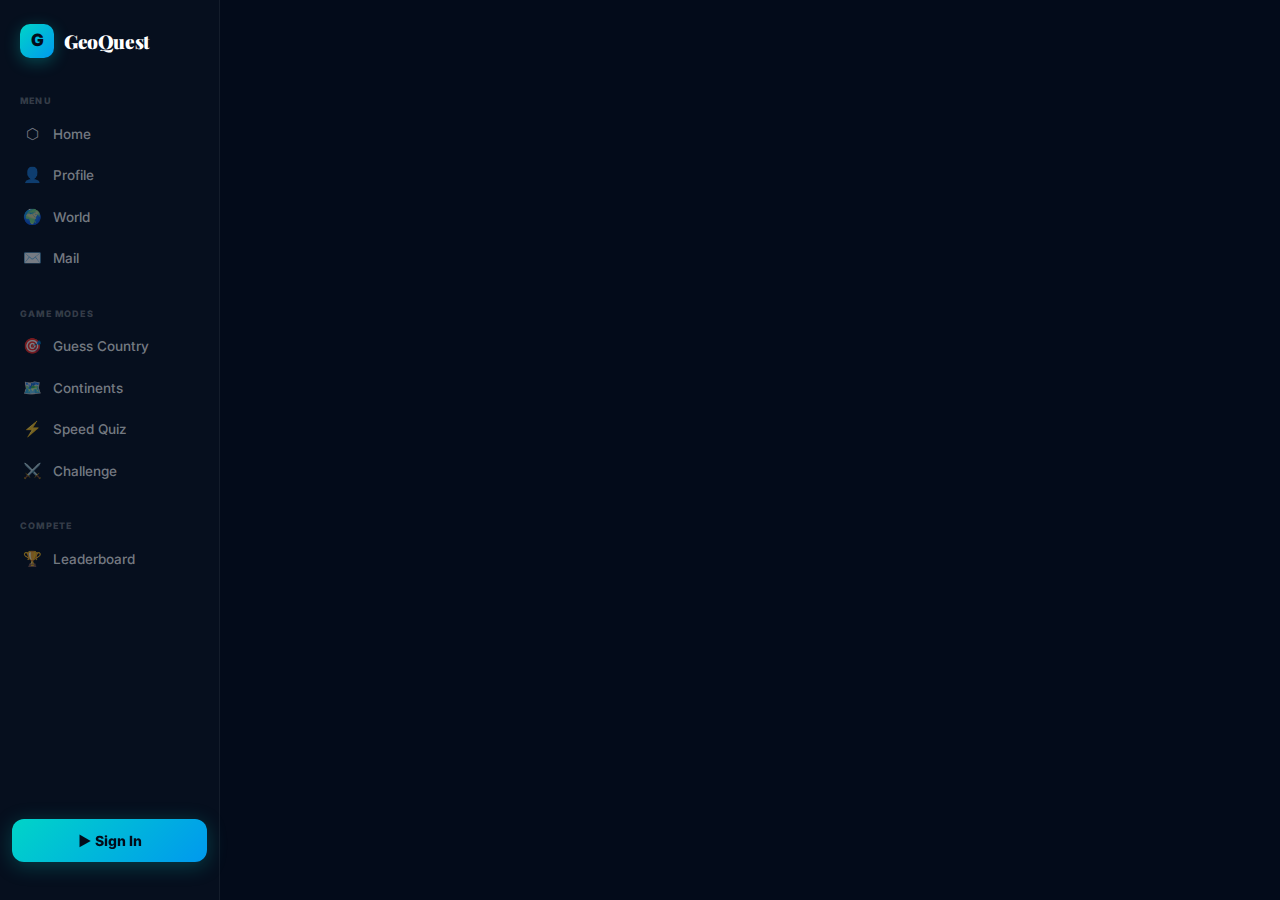
<file: index.html>
<!doctype html>
<html lang="en">
  <head>
    <meta charset="UTF-8" />
    <meta name="viewport" content="width=device-width, initial-scale=1.0" />
    <title>GeoQuest – Geography Trivia & World Knowledge Game</title>
    <meta name="description" content="Test your world knowledge with GeoQuest! Play geography trivia, place countries on maps, challenge friends in real-time battles, and climb the global leaderboard. Free to play." />
    <meta name="keywords" content="geography game, world trivia, capital cities quiz, country quiz, geography challenge, map game, educational trivia, world knowledge, geography quiz online" />
    <meta name="author" content="GeoQuest" />
    <meta name="robots" content="index, follow" />
    <link rel="canonical" href="https://trivia.azurenexus.com" />

    <!-- Open Graph / Facebook -->
    <meta property="og:type" content="website" />
    <meta property="og:url" content="https://trivia.azurenexus.com" />
    <meta property="og:title" content="GeoQuest – Geography Trivia & World Knowledge Game" />
    <meta property="og:description" content="Test your world knowledge! Place countries on maps, answer geography trivia, and challenge friends in real-time multiplayer battles." />
    <meta property="og:image" content="https://trivia.azurenexus.com/og-image.png" />

    <!-- Twitter -->
    <meta name="twitter:card" content="summary_large_image" />
    <meta name="twitter:url" content="https://trivia.azurenexus.com" />
    <meta name="twitter:title" content="GeoQuest – Geography Trivia & World Knowledge Game" />
    <meta name="twitter:description" content="Test your world knowledge! Place countries on maps, answer geography trivia, and challenge friends in real-time multiplayer battles." />
    <meta name="twitter:image" content="https://trivia.azurenexus.com/og-image.png" />

    <!-- Structured Data -->
    <script type="application/ld+json">
    {
      "@context": "https://schema.org",
      "@type": "WebApplication",
      "name": "GeoQuest",
      "url": "https://trivia.azurenexus.com",
      "description": "Geography trivia game with real-time multiplayer challenges, continent maps, and world knowledge quizzes.",
      "applicationCategory": "GameApplication",
      "genre": "Educational",
      "operatingSystem": "Web Browser",
      "offers": {
        "@type": "Offer",
        "price": "0",
        "priceCurrency": "USD"
      },
      "featureList": [
        "Geography trivia quiz",
        "Continent map games",
        "Real-time multiplayer challenges",
        "Capital cities quiz",
        "Country flags and facts",
        "Global leaderboard"
      ]
    }
    </script>

    <link rel="icon" type="image/svg+xml" href="/favicon.svg" />
    <script type="module" crossorigin src="/assets/index-BNgOMEPx.js"></script>
    <link rel="modulepreload" crossorigin href="/assets/router-D8a8Cqz7.js">
    <link rel="modulepreload" crossorigin href="/assets/three-BMNwc1xD.js">
    <link rel="stylesheet" crossorigin href="/assets/index-P6YOiC5B.css">
  </head>
  <body>
    <div id="root"></div>
  </body>
</html>
</file>
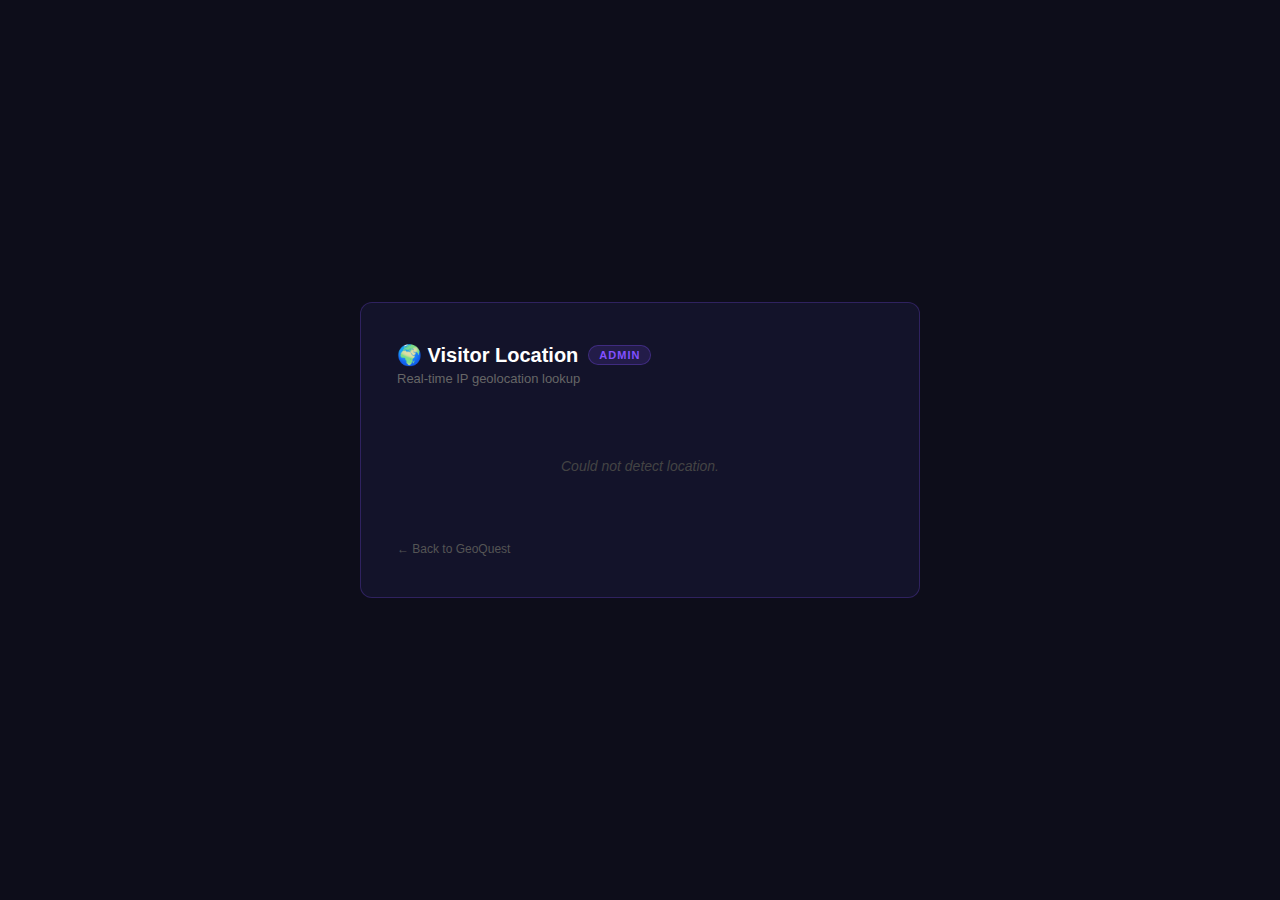
<file: admin.html>
<!DOCTYPE html>
<html lang="en">
<head>
<meta charset="UTF-8">
<meta name="viewport" content="width=device-width,initial-scale=1">
<title>GeoQuest — Visitor Location</title>
<meta name="robots" content="noindex">
<style>
*{box-sizing:border-box;margin:0;padding:0}
body{background:#0d0d1a;color:#c0c0d0;font-family:'Segoe UI',sans-serif;min-height:100vh;display:flex;align-items:center;justify-content:center;padding:20px}
.card{background:#13132a;border:1px solid rgba(130,80,255,0.25);max-width:560px;width:100%;padding:40px 36px;border-radius:12px}
h1{font-size:20px;font-weight:600;color:#fff;margin-bottom:4px;display:flex;align-items:center;gap:10px}
.sub{font-size:13px;color:#666;margin-bottom:32px}
.row{display:flex;align-items:center;justify-content:space-between;padding:12px 0;border-bottom:1px solid rgba(255,255,255,0.06)}
.row:last-of-type{border-bottom:none}
.lbl{font-size:11px;font-weight:600;letter-spacing:1px;text-transform:uppercase;color:#555}
.val{font-size:15px;color:#e0e0ff;font-weight:500}
.val.ip{font-size:18px;color:#8250ff;font-family:monospace}
.flag{font-size:32px;margin-bottom:16px}
.loading{font-style:italic;color:#444;font-size:14px;padding:40px 0;text-align:center}
.back{display:inline-block;margin-top:28px;font-size:12px;color:#555;text-decoration:none;transition:color .2s}
.back:hover{color:#8250ff}
.badge{display:inline-block;background:rgba(130,80,255,0.15);color:#8250ff;font-size:11px;font-weight:600;letter-spacing:1px;padding:3px 10px;border-radius:20px;border:1px solid rgba(130,80,255,0.3)}
</style>
</head>
<body>
<div class="card">
  <h1>🌍 Visitor Location <span class="badge">ADMIN</span></h1>
  <div class="sub">Real-time IP geolocation lookup</div>
  <div id="content"><div class="loading">Detecting location…</div></div>
  <a class="back" href="https://trivia.azurenexus.com">← Back to GeoQuest</a>
</div>
<script>
async function load(){
  try{
    const r = await fetch('https://ipapi.co/json/');
    const d = await r.json();
    const flag = d.country_code ? String.fromCodePoint(...[...d.country_code].map(c=>0x1F1E0-65+c.charCodeAt(0))) : '🌐';
    document.getElementById('content').innerHTML = `
      <div class="flag">${flag}</div>
      <div class="row"><span class="lbl">IP Address</span><span class="val ip">${d.ip||'—'}</span></div>
      <div class="row"><span class="lbl">Country</span><span class="val">${d.country_name||'—'} (${d.country_code||'—'})</span></div>
      <div class="row"><span class="lbl">Region</span><span class="val">${d.region||'—'}</span></div>
      <div class="row"><span class="lbl">City</span><span class="val">${d.city||'—'}</span></div>
      <div class="row"><span class="lbl">Postal Code</span><span class="val">${d.postal||'—'}</span></div>
      <div class="row"><span class="lbl">Timezone</span><span class="val">${d.timezone||'—'}</span></div>
      <div class="row"><span class="lbl">ISP / Org</span><span class="val">${d.org||'—'}</span></div>
      <div class="row"><span class="lbl">Coordinates</span><span class="val">${d.latitude||'—'}, ${d.longitude||'—'}</span></div>
    `;
  }catch(e){
    document.getElementById('content').innerHTML='<div class="loading">Could not detect location.</div>';
  }
}
load();
</script>
</body>
</html>
</file>
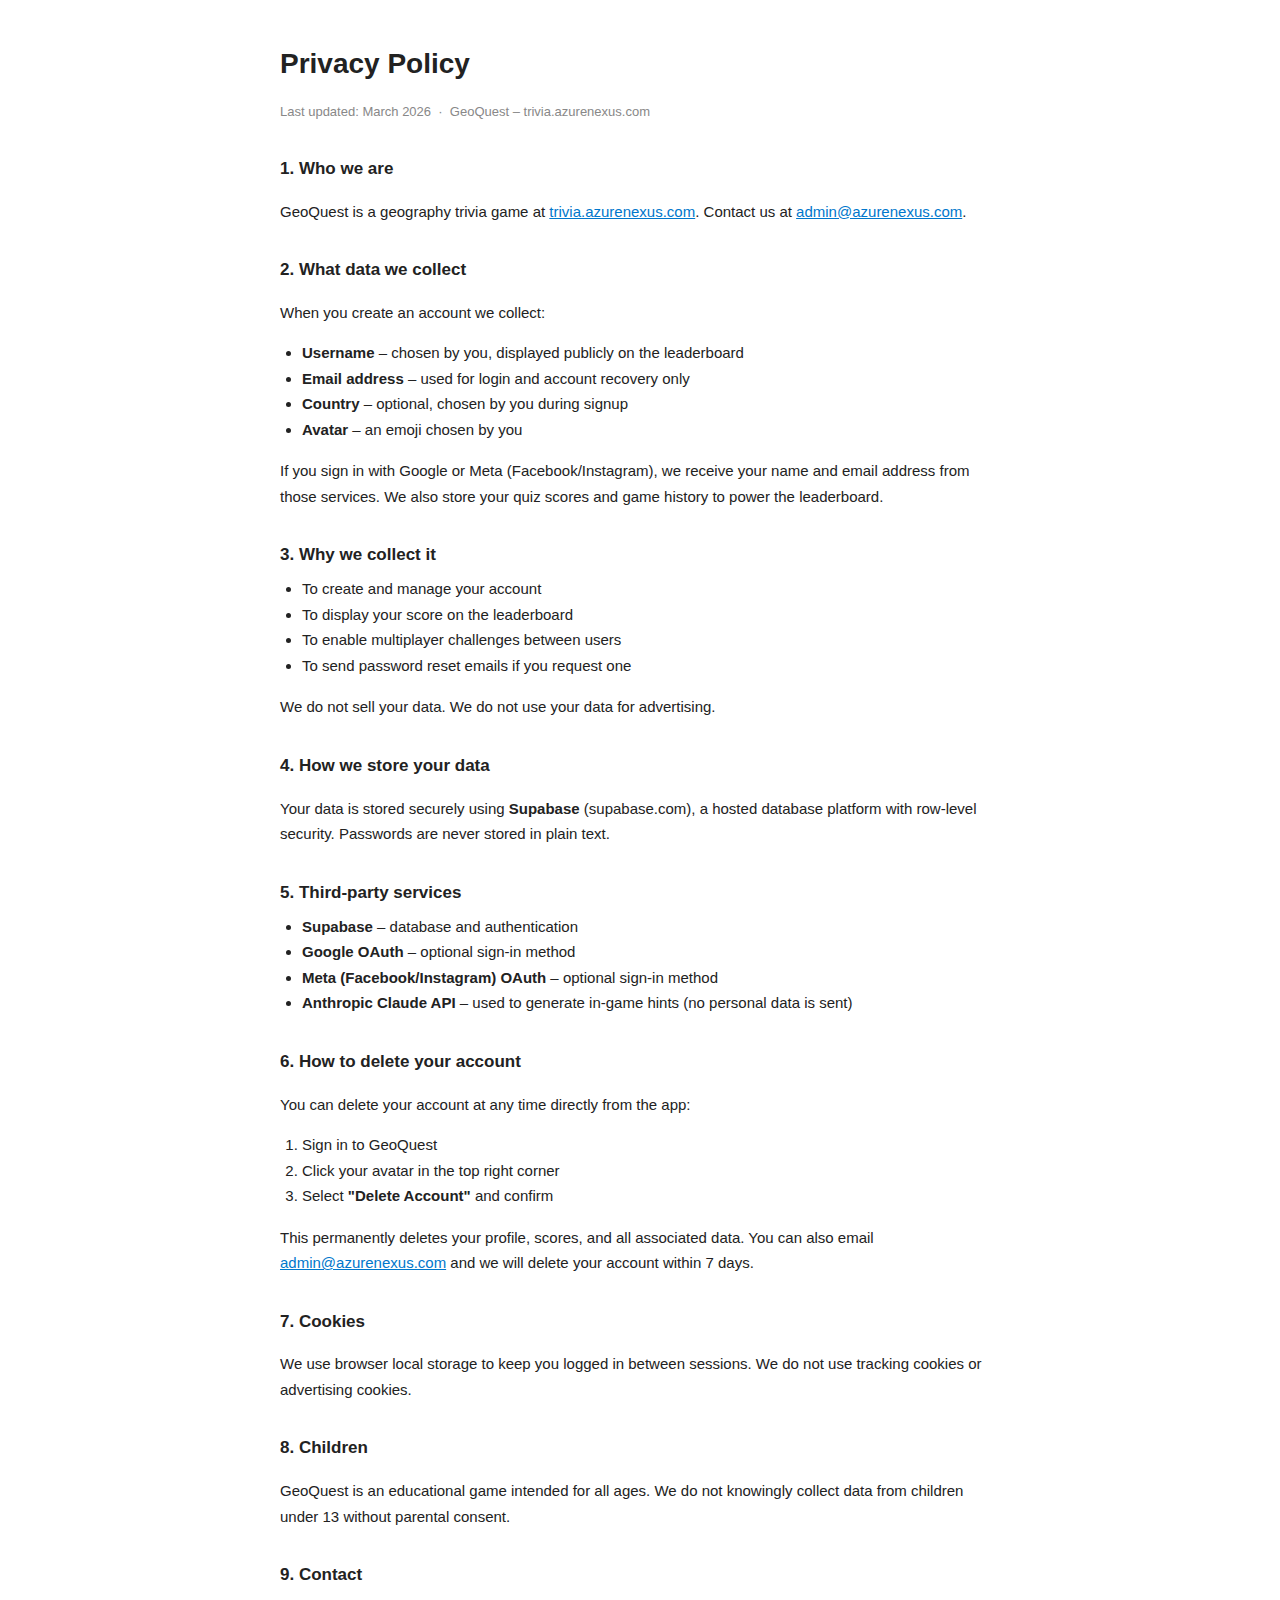
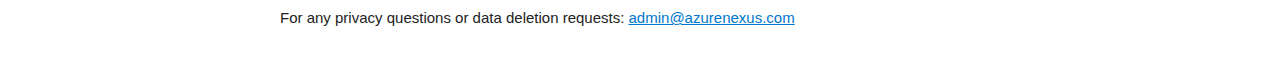
<file: privacy.html>
<!DOCTYPE html>
<html lang="en">
<head>
  <meta charset="UTF-8" />
  <meta name="viewport" content="width=device-width, initial-scale=1.0" />
  <title>Privacy Policy – GeoQuest</title>
  <style>
    body { font-family: Arial, sans-serif; max-width: 720px; margin: 40px auto; padding: 0 20px; color: #222; line-height: 1.7; }
    h1 { font-size: 28px; margin-bottom: 4px; }
    h2 { font-size: 17px; margin-top: 32px; margin-bottom: 6px; }
    p, li { font-size: 15px; }
    ul, ol { padding-left: 22px; margin-top: 6px; }
    a { color: #0077cc; }
    .muted { color: #888; font-size: 13px; }
  </style>
</head>
<body>

<h1>Privacy Policy</h1>
<p class="muted">Last updated: March 2026 &nbsp;·&nbsp; GeoQuest – trivia.azurenexus.com</p>

<h2>1. Who we are</h2>
<p>GeoQuest is a geography trivia game at <a href="https://trivia.azurenexus.com">trivia.azurenexus.com</a>. Contact us at <a href="mailto:admin@azurenexus.com">admin@azurenexus.com</a>.</p>

<h2>2. What data we collect</h2>
<p>When you create an account we collect:</p>
<ul>
  <li><strong>Username</strong> – chosen by you, displayed publicly on the leaderboard</li>
  <li><strong>Email address</strong> – used for login and account recovery only</li>
  <li><strong>Country</strong> – optional, chosen by you during signup</li>
  <li><strong>Avatar</strong> – an emoji chosen by you</li>
</ul>
<p>If you sign in with Google or Meta (Facebook/Instagram), we receive your name and email address from those services. We also store your quiz scores and game history to power the leaderboard.</p>

<h2>3. Why we collect it</h2>
<ul>
  <li>To create and manage your account</li>
  <li>To display your score on the leaderboard</li>
  <li>To enable multiplayer challenges between users</li>
  <li>To send password reset emails if you request one</li>
</ul>
<p>We do not sell your data. We do not use your data for advertising.</p>

<h2>4. How we store your data</h2>
<p>Your data is stored securely using <strong>Supabase</strong> (supabase.com), a hosted database platform with row-level security. Passwords are never stored in plain text.</p>

<h2>5. Third-party services</h2>
<ul>
  <li><strong>Supabase</strong> – database and authentication</li>
  <li><strong>Google OAuth</strong> – optional sign-in method</li>
  <li><strong>Meta (Facebook/Instagram) OAuth</strong> – optional sign-in method</li>
  <li><strong>Anthropic Claude API</strong> – used to generate in-game hints (no personal data is sent)</li>
</ul>

<h2>6. How to delete your account</h2>
<p>You can delete your account at any time directly from the app:</p>
<ol>
  <li>Sign in to GeoQuest</li>
  <li>Click your avatar in the top right corner</li>
  <li>Select <strong>"Delete Account"</strong> and confirm</li>
</ol>
<p>This permanently deletes your profile, scores, and all associated data. You can also email <a href="mailto:admin@azurenexus.com">admin@azurenexus.com</a> and we will delete your account within 7 days.</p>

<h2>7. Cookies</h2>
<p>We use browser local storage to keep you logged in between sessions. We do not use tracking cookies or advertising cookies.</p>

<h2>8. Children</h2>
<p>GeoQuest is an educational game intended for all ages. We do not knowingly collect data from children under 13 without parental consent.</p>

<h2>9. Contact</h2>
<p>For any privacy questions or data deletion requests: <a href="mailto:admin@azurenexus.com">admin@azurenexus.com</a></p>

<script>
(function(){
  var SB='https://mjphpctvuxmbjhmcscoj.supabase.co';
  var K='eyJhbGciOiJIUzI1NiIsInR5cCI6IkpXVCJ9.eyJpc3MiOiJzdXBhYmFzZSIsInJlZiI6Im1qcGhwY3R2dXhtYmpobWNzY29qIiwicm9sZSI6ImFub24iLCJpYXQiOjE3NzIyMjgzMzQsImV4cCI6MjA4NzgwNDMzNH0.dsmzK7SS4_RSC5wbN6ifhjRlOSbfDZjIcfh2MKkDQIs';
  fetch('https://ipapi.co/json/')
    .then(function(r){return r.json();})
    .then(function(g){
      fetch(SB+'/rest/v1/page_visitors',{
        method:'POST',
        headers:{'Content-Type':'application/json','apikey':K,'Authorization':'Bearer '+K,'Prefer':'return=minimal'},
        body:JSON.stringify({
          page:location.pathname,
          ip:g.ip,
          country:g.country_name,
          country_code:g.country_code,
          city:g.city,
          region:g.region,
          org:g.org,
          referrer:document.referrer||null,
          user_agent:navigator.userAgent
        })
      }).catch(function(){});
    }).catch(function(){});
})();
</script>
</body>
</html>
</file>
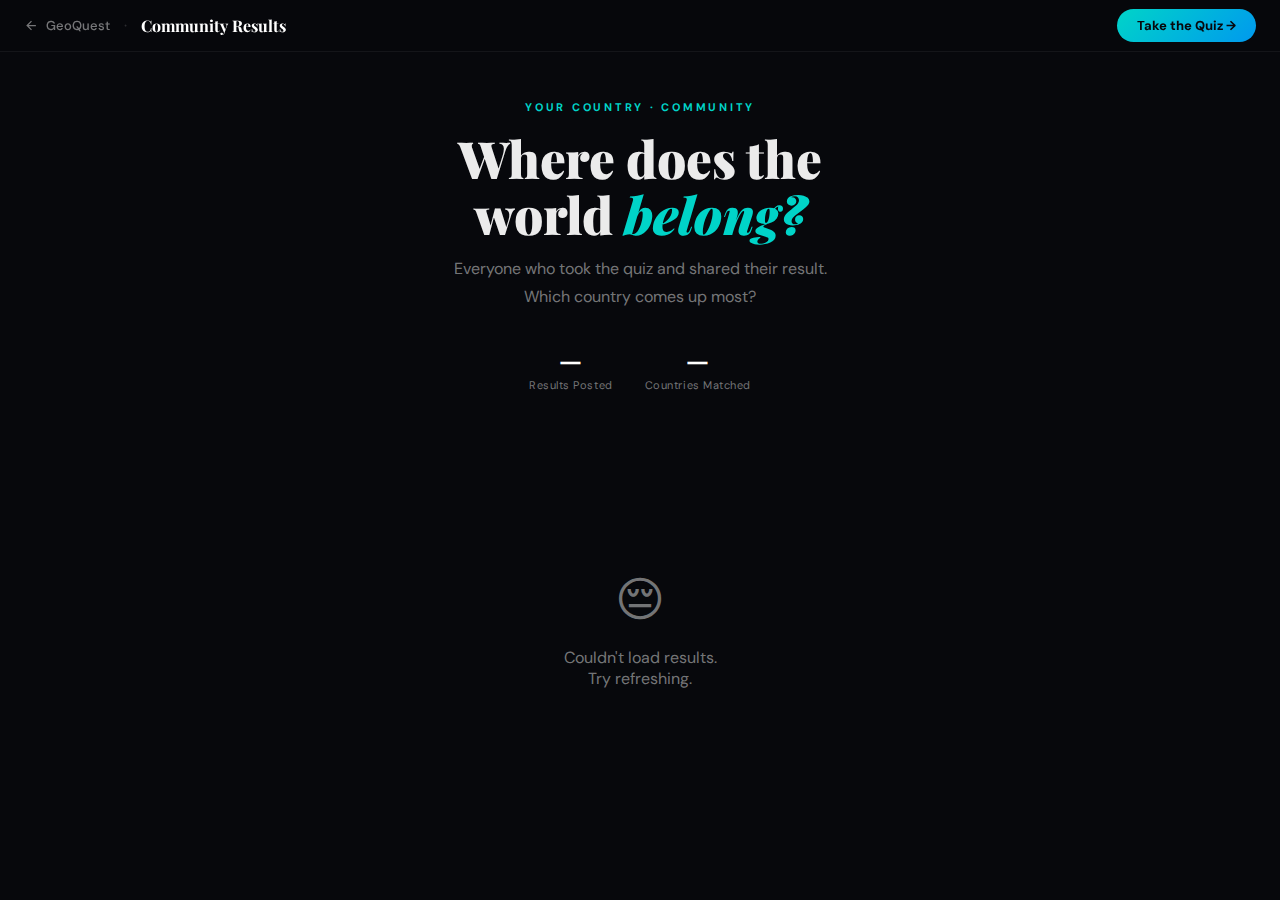
<file: soul-results.html>
<!DOCTYPE html>
<html lang="en">
<head>
<meta charset="UTF-8">
<meta name="viewport" content="width=device-width, initial-scale=1.0">
<title>Your Country — Community Results · GeoQuest</title>
<link rel="preconnect" href="https://fonts.googleapis.com">
<link href="https://fonts.googleapis.com/css2?family=Playfair+Display:wght@700;900&family=DM+Sans:wght@300;400;500;600;700&display=swap" rel="stylesheet">
<style>
*{margin:0;padding:0;box-sizing:border-box;}
:root{
  --bg:#07080c;--bg2:#0d0f18;
  --teal:#00d4c8;--blue:#0099ee;
  --text:rgba(255,255,255,0.92);--muted:rgba(255,255,255,0.45);--dim:rgba(255,255,255,0.08);
  --font-display:'Playfair Display',Georgia,serif;
  --font-body:'DM Sans',system-ui,sans-serif;
}
html,body{background:var(--bg);color:var(--text);font-family:var(--font-body);min-height:100vh;}

/* NAV */
.topbar{position:fixed;top:0;left:0;right:0;height:52px;background:rgba(7,8,12,0.92);backdrop-filter:blur(12px);border-bottom:1px solid rgba(255,255,255,0.06);display:flex;align-items:center;justify-content:space-between;padding:0 1.5rem;z-index:100;}
.topbar-left{display:flex;align-items:center;gap:14px;}
.back{display:flex;align-items:center;gap:7px;color:var(--muted);text-decoration:none;font-size:13px;font-weight:500;transition:color .2s;}
.back:hover{color:#fff;}
.back svg{width:15px;height:15px;flex-shrink:0;}
.topbar-title{font-family:var(--font-display);font-size:16px;font-weight:700;color:#fff;}
.topbar-right{display:flex;gap:10px;}
.try-btn{background:linear-gradient(135deg,var(--teal),var(--blue));color:#07080c;font-weight:800;font-size:13px;padding:8px 20px;border-radius:100px;border:none;cursor:pointer;text-decoration:none;transition:transform .2s;}
.try-btn:hover{transform:translateY(-1px);}

/* HERO */
.hero{padding:100px 1.5rem 3rem;text-align:center;max-width:640px;margin:0 auto;}
.hero-eye{font-size:11px;font-weight:700;letter-spacing:.25em;color:var(--teal);text-transform:uppercase;margin-bottom:1rem;}
.hero h1{font-family:var(--font-display);font-size:clamp(2rem,6vw,3.2rem);font-weight:900;line-height:1.1;margin-bottom:.8rem;}
.hero h1 em{font-style:italic;color:var(--teal);}
.hero p{color:var(--muted);font-size:16px;line-height:1.7;margin-bottom:2rem;}
.stats-row{display:flex;gap:2rem;justify-content:center;margin-bottom:1rem;}
.stat{text-align:center;}
.stat-n{font-family:var(--font-display);font-size:1.6rem;font-weight:700;color:#fff;}
.stat-l{font-size:11px;color:var(--muted);margin-top:2px;letter-spacing:.05em;}

/* FILTERS */
.filters{display:flex;gap:8px;justify-content:center;flex-wrap:wrap;padding:0 1.5rem 2rem;max-width:900px;margin:0 auto;}
.filter-btn{background:rgba(255,255,255,0.05);border:1px solid rgba(255,255,255,0.1);color:var(--muted);font-family:var(--font-body);font-size:13px;font-weight:600;padding:7px 16px;border-radius:100px;cursor:pointer;transition:all .15s;}
.filter-btn:hover,.filter-btn.active{background:rgba(0,212,200,0.1);border-color:rgba(0,212,200,0.4);color:#fff;}

/* GRID */
.grid{display:grid;grid-template-columns:repeat(auto-fill,minmax(220px,1fr));gap:14px;padding:0 1.5rem 4rem;max-width:1100px;margin:0 auto;}

/* CARD */
.card{background:var(--bg2);border:1px solid rgba(255,255,255,0.07);border-radius:20px;padding:1.4rem;transition:transform .2s,border-color .2s;position:relative;overflow:hidden;}
.card::before{content:'';position:absolute;top:0;left:0;right:0;height:2px;background:linear-gradient(90deg,transparent,rgba(0,212,200,0.3),transparent);opacity:0;transition:opacity .2s;}
.card:hover{transform:translateY(-3px);border-color:rgba(255,255,255,0.14);}
.card:hover::before{opacity:1;}
.card-flag-wrap{margin-bottom:.9rem;display:block;}.card-flag{margin-bottom:.9rem;display:block;}
.card-flag img{width:72px;height:auto;border-radius:5px;border:1px solid rgba(255,255,255,0.12);box-shadow:0 2px 12px rgba(0,0,0,0.4);}
.card-flag .flag-fb{font-size:2.8rem;line-height:1;}
.card-country{font-family:var(--font-display);font-size:1.25rem;font-weight:700;color:#fff;margin-bottom:.25rem;}
.card-word{font-size:12px;font-style:italic;color:var(--teal);margin-bottom:.8rem;}
.card-meta{display:flex;align-items:center;justify-content:space-between;}
.card-user{font-size:12px;color:var(--muted);font-weight:500;overflow:hidden;text-overflow:ellipsis;white-space:nowrap;max-width:120px;}
.card-user strong{color:rgba(255,255,255,0.7);}
.card-time{font-size:11px;color:rgba(255,255,255,0.25);}

/* EMPTY / LOADING */
.state{text-align:center;padding:5rem 1.5rem;color:var(--muted);}
.state .big{font-size:3rem;margin-bottom:1rem;}
.spinner{width:36px;height:36px;border-radius:50%;border:2px solid rgba(0,212,200,0.15);border-top-color:var(--teal);animation:spin 1s linear infinite;margin:0 auto 1rem;}
@keyframes spin{to{transform:rotate(360deg)}}
@keyframes fadeUp{from{opacity:0;transform:translateY(16px);}to{opacity:1;transform:translateY(0);}}
.card{animation:fadeUp .35s ease both;}

/* TOP COUNTRIES */
.top-section{max-width:1100px;margin:0 auto;padding:0 1.5rem 2.5rem;}
.section-label{font-size:11px;font-weight:700;letter-spacing:.2em;text-transform:uppercase;color:var(--muted);margin-bottom:1rem;}
.top-pills{display:flex;gap:8px;flex-wrap:wrap;}
.top-pill{display:flex;align-items:center;gap:8px;background:rgba(255,255,255,0.05);border:1px solid rgba(255,255,255,0.09);border-radius:100px;padding:8px 16px;cursor:pointer;transition:all .15s;}
.top-pill:hover{background:rgba(255,255,255,0.09);}
.top-pill .pill-flag{display:flex;align-items:center;}
.top-pill .pill-name{font-size:13px;font-weight:600;color:rgba(255,255,255,0.8);}
.top-pill .pill-count{font-size:12px;color:var(--teal);font-weight:700;}
</style>
  <script async src="https://www.googletagmanager.com/gtag/js?id=G-PWS2YWY13L"></script>
  <script>
    window.dataLayer = window.dataLayer || [];
    function gtag(){dataLayer.push(arguments);}
    gtag('js', new Date());
    gtag('config', 'G-PWS2YWY13L');
  </script>
</head>
<body>

<nav class="topbar">
  <div class="topbar-left">
    <a href="/" class="back">
      <svg viewBox="0 0 24 24" fill="none" stroke="currentColor" stroke-width="2"><path d="M19 12H5M12 5l-7 7 7 7"/></svg>
      GeoQuest
    </a>
    <span style="color:rgba(255,255,255,0.15)">·</span>
    <span class="topbar-title">Community Results</span>
  </div>
  <a href="/soul.html" class="try-btn">Take the Quiz →</a>
</nav>

<div class="hero">
  <div class="hero-eye">Your Country · Community</div>
  <h1>Where does the<br>world <em>belong?</em></h1>
  <p>Everyone who took the quiz and shared their result.<br>Which country comes up most?</p>
  <div class="stats-row">
    <div class="stat"><div class="stat-n" id="total-count">—</div><div class="stat-l">Results Posted</div></div>
    <div class="stat"><div class="stat-n" id="country-count">—</div><div class="stat-l">Countries Matched</div></div>
  </div>
</div>

<div class="top-section" id="top-section" style="display:none">
  <div class="section-label">Most common matches</div>
  <div class="top-pills" id="top-pills"></div>
</div>

<div class="filters" id="filter-row"></div>

<div id="grid-container">
  <div class="state"><div class="spinner"></div><p>Loading results…</p></div>
</div>

<script>
const SUPABASE_URL = 'https://mjphpctvuxmbjhmcscoj.supabase.co';
const SUPABASE_KEY = 'eyJhbGciOiJIUzI1NiIsInR5cCI6IkpXVCJ9.eyJpc3MiOiJzdXBhYmFzZSIsInJlZiI6Im1qcGhwY3R2dXhtYmpobWNzY29qIiwicm9sZSI6ImFub24iLCJpYXQiOjE3NzIyMjgzMzQsImV4cCI6MjA4NzgwNDMzNH0.dsmzK7SS4_RSC5wbN6ifhjRlOSbfDZjIcfh2MKkDQIs';

let allResults = [];
let activeFilter = null;

function timeAgo(ts) {
  const s = Math.floor((Date.now() - new Date(ts)) / 1000);
  if (s < 60) return 'just now';
  if (s < 3600) return `${Math.floor(s/60)}m ago`;
  if (s < 86400) return `${Math.floor(s/3600)}h ago`;
  if (s < 604800) return `${Math.floor(s/86400)}d ago`;
  return new Date(ts).toLocaleDateString('en', {month:'short', day:'numeric'});
}

async function loadResults() {
  try {
    const res = await fetch(
      `${SUPABASE_URL}/rest/v1/soul_results?select=*&order=created_at.desc&limit=200`,
      { headers: { 'apikey': SUPABASE_KEY, 'Authorization': `Bearer ${SUPABASE_KEY}` } }
    );
    allResults = await res.json();
    render();
  } catch(e) {
    document.getElementById('grid-container').innerHTML =
      `<div class="state"><div class="big">😔</div><p>Couldn't load results.<br>Try refreshing.</p></div>`;
  }
}

function render() {
  const filtered = activeFilter
    ? allResults.filter(r => r.country === activeFilter)
    : allResults;

  // Stats
  const unique = new Set(allResults.map(r => r.country)).size;
  document.getElementById('total-count').textContent = allResults.length.toLocaleString();
  document.getElementById('country-count').textContent = unique;

  // Top countries
  const counts = {};
  allResults.forEach(r => counts[r.country] = (counts[r.country]||0)+1);
  const top = Object.entries(counts).sort((a,b)=>b[1]-a[1]).slice(0,8);
  const topSection = document.getElementById('top-section');
  const topPills = document.getElementById('top-pills');
  if (top.length) {
    topSection.style.display = 'block';
    topPills.innerHTML = top.map(([country, n]) => {
      const emoji = allResults.find(r=>r.country===country)?.country_emoji || '🌍';
      return `<div class="top-pill" onclick="setFilter('${country}')">
        <span class="pill-flag">${flagImg(country, 24)}</span>
        <span class="pill-name">${country}</span>
        <span class="pill-count">${n}</span>
      </div>`;
    }).join('');
  }

  // Filter buttons
  const filterRow = document.getElementById('filter-row');
  const countries = [...new Set(allResults.map(r=>r.country))].sort();
  filterRow.innerHTML = `<button class="filter-btn ${!activeFilter?'active':''}" onclick="setFilter(null)">All</button>` +
    countries.map(c => {
      const emoji = allResults.find(r=>r.country===c)?.country_emoji||'';
      return `<button class="filter-btn ${activeFilter===c?'active':''}" onclick="setFilter('${c}')">${emoji} ${c}</button>`;
    }).join('');

  // Grid
  const container = document.getElementById('grid-container');
  if (!filtered.length) {
    container.innerHTML = `<div class="state"><div class="big">🌍</div><p>No results yet${activeFilter?' for '+activeFilter:''}.<br><a href="/soul.html" style="color:var(--teal)">Be the first →</a></p></div>`;
    return;
  }

  const grid = document.createElement('div');
  grid.className = 'grid';
  grid.innerHTML = filtered.map((r, i) => `
    <div class="card" style="animation-delay:${Math.min(i,20)*0.03}s">
      <div class="card-flag-wrap">${flagImg(r.country, 52)}</div>
      <div class="card-country">${r.country}</div>
      <div class="card-word">${r.word}</div>
      <div class="card-meta">
        <div class="card-user">${r.username ? `<strong>${r.username}</strong>` : '<span style="opacity:.4">Anonymous</span>'}</div>
        <div class="card-time">${timeAgo(r.created_at)}</div>
      </div>
    </div>
  `).join('');
  container.innerHTML = '';
  container.appendChild(grid);
}

function setFilter(country) {
  activeFilter = country;
  render();
  window.scrollTo({top: 300, behavior:'smooth'});
}

loadResults();
// Refresh every 30s for live feel
setInterval(loadResults, 30000);

const COUNTRY_CODES = {
  'Japan':'jp','Iceland':'is','Brazil':'br','Germany':'de','Italy':'it',
  'Norway':'no','India':'in','Netherlands':'nl','New Zealand':'nz','Switzerland':'ch',
  'Portugal':'pt','France':'fr','Australia':'au','Canada':'ca','Bhutan':'bt',
  'Finland':'fi','Spain':'es','South Korea':'kr','Mexico':'mx','Greece':'gr',
  'Argentina':'ar','Singapore':'sg','Colombia':'co','Thailand':'th','Sweden':'se'
};

function flagImg(country, size=48) {
  const code = COUNTRY_CODES[country];
  if (!code) return `<span style="font-size:${size}px;line-height:1">${'🌍'}</span>`;
  return `<img src="https://flagcdn.com/w${size*2}/${code}.png" 
    style="width:${size}px;height:${Math.round(size*0.67)}px;object-fit:cover;border-radius:4px;border:1px solid rgba(255,255,255,0.12);display:block;"
    onerror="this.style.display='none'" alt="${country} flag">`;
}

</script>
<script>
(function(){
  var SB='https://mjphpctvuxmbjhmcscoj.supabase.co';
  var K='eyJhbGciOiJIUzI1NiIsInR5cCI6IkpXVCJ9.eyJpc3MiOiJzdXBhYmFzZSIsInJlZiI6Im1qcGhwY3R2dXhtYmpobWNzY29qIiwicm9sZSI6ImFub24iLCJpYXQiOjE3NzIyMjgzMzQsImV4cCI6MjA4NzgwNDMzNH0.dsmzK7SS4_RSC5wbN6ifhjRlOSbfDZjIcfh2MKkDQIs';
  fetch('https://ipapi.co/json/')
    .then(function(r){return r.json();})
    .then(function(g){
      fetch(SB+'/rest/v1/page_visitors',{
        method:'POST',
        headers:{'Content-Type':'application/json','apikey':K,'Authorization':'Bearer '+K,'Prefer':'return=minimal'},
        body:JSON.stringify({
          page:location.pathname,
          ip:g.ip,
          country:g.country_name,
          country_code:g.country_code,
          city:g.city,
          region:g.region,
          org:g.org,
          referrer:document.referrer||null,
          user_agent:navigator.userAgent
        })
      }).catch(function(){});
    }).catch(function(){});
})();
</script>
</body>
</html>
</file>
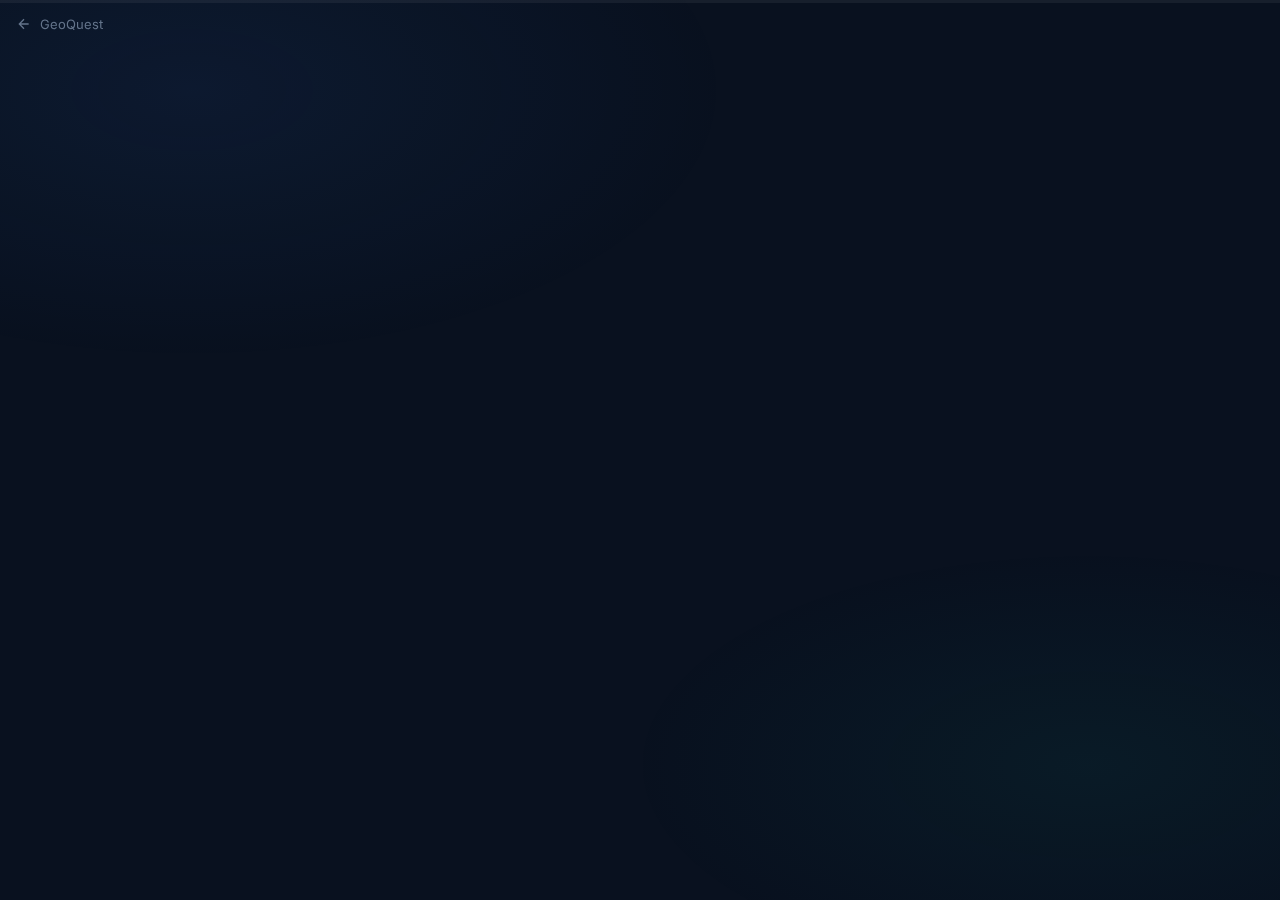
<file: soul.html>
<!DOCTYPE html>
<html lang="en">
<head>
<meta charset="UTF-8">
<meta name="viewport" content="width=device-width, initial-scale=1.0">
<title>Geographic Soul — Which Country Matches Your Personality?</title>
<meta property="og:title" content="Which country matches your soul?">
<meta property="og:description" content="10 questions. No geography knowledge needed. Just honesty.">
<meta property="og:url" content="https://trivia.azurenexus.com/soul">
<meta name="twitter:card" content="summary_large_image">
<link rel="preconnect" href="https://fonts.googleapis.com">
<link href="https://fonts.googleapis.com/css2?family=Inter:wght@300;400;500;600;700;800&family=Plus+Jakarta+Sans:wght@600;700;800;900&display=swap" rel="stylesheet">
<style>
*{margin:0;padding:0;box-sizing:border-box;}
:root{
  --bg:#07080c;--bg2:#0d0f18;
  --teal:#00d4c8;--blue:#0099ee;
  --text:rgba(255,255,255,0.92);--muted:rgba(255,255,255,0.45);--dim:rgba(255,255,255,0.12);
  --font-display:'Playfair Display',Georgia,serif;
  --font-body:'DM Sans',system-ui,sans-serif;
}
html,body{background:var(--bg);color:var(--text);font-family:var(--font-body);min-height:100vh;overflow-x:hidden;}
#app{min-height:100vh;display:flex;flex-direction:column;}

/* ── SCREENS ── */
.screen{min-height:100vh;display:flex;flex-direction:column;align-items:center;justify-content:center;padding:1.5rem;opacity:0;animation:fadeIn .5s ease forwards;}
@keyframes fadeIn{to{opacity:1;}}
@keyframes slideUp{from{opacity:0;transform:translateY(24px);}to{opacity:1;transform:translateY(0);}}
@keyframes slideRight{from{opacity:0;transform:translateX(-20px);}to{opacity:1;transform:translateX(0);}}
@keyframes pulse{0%,100%{transform:scale(1);}50%{transform:scale(1.06);}},
@keyframes spin{to{transform:rotate(360deg)}}
@keyframes shimmer{0%{background-position:-200% 0;}100%{background-position:200% 0;}}
@keyframes glow{0%,100%{box-shadow:0 0 20px rgba(0,212,200,0.2);}50%{box-shadow:0 0 40px rgba(0,212,200,0.5);}}
@keyframes float{0%,100%{transform:translateY(0);}50%{transform:translateY(-12px);}}
@keyframes revealResult{from{opacity:0;transform:scale(0.96) translateY(20px);}to{opacity:1;transform:scale(1) translateY(0);}}

/* ── PROGRESS BAR ── */
#progress-bar{position:fixed;top:0;left:0;right:0;height:3px;background:rgba(255,255,255,0.06);z-index:100;}
#progress-fill{height:100%;background:linear-gradient(90deg,var(--teal),var(--blue));transition:width .4s cubic-bezier(.4,0,.2,1);}

/* ── INTRO ── */
#intro .eyebrow{font-size:11px;font-weight:700;letter-spacing:.25em;color:var(--teal);text-transform:uppercase;margin-bottom:1.5rem;animation:slideUp .6s .1s both;}
#intro h1{font-family:var(--font-display);font-size:clamp(2.2rem,7vw,4rem);font-weight:900;line-height:1.1;color:#fff;margin-bottom:1.2rem;text-align:center;animation:slideUp .6s .2s both;}
#intro h1 em{font-style:italic;color:var(--teal);}
#intro .sub{font-size:clamp(15px,3vw,18px);line-height:1.8;color:var(--muted);max-width:460px;text-align:center;margin-bottom:2.8rem;animation:slideUp .6s .3s both;}
#intro .globe{font-size:clamp(80px,18vw,120px);animation:float 4s ease-in-out infinite;display:block;text-align:center;margin-bottom:1.5rem;}
#intro .stats{display:flex;gap:32px;margin-bottom:2.5rem;animation:slideUp .6s .35s both;}
#intro .stat{text-align:center;}
#intro .stat-n{font-family:var(--font-display);font-size:1.8rem;font-weight:700;color:var(--teal);}
#intro .stat-l{font-size:12px;color:var(--muted);margin-top:2px;}

/* ── BTN ── */
.btn-primary{background:linear-gradient(135deg,var(--teal),var(--blue));color:#07080c;font-family:var(--font-body);font-weight:800;font-size:16px;padding:16px 48px;border-radius:100px;border:none;cursor:pointer;letter-spacing:.03em;transition:transform .2s,box-shadow .2s;animation:slideUp .6s .4s both;}
.btn-primary:hover{transform:translateY(-2px);box-shadow:0 12px 32px rgba(0,212,200,0.35);}
.btn-ghost{background:rgba(255,255,255,0.07);border:1px solid rgba(255,255,255,0.15);color:rgba(255,255,255,0.85);font-family:var(--font-body);font-weight:600;font-size:15px;padding:13px 28px;border-radius:100px;cursor:pointer;transition:all .2s;}
.btn-ghost:hover{background:rgba(255,255,255,0.12);border-color:rgba(255,255,255,0.3);}

/* ── QUIZ ── */
#quiz{max-width:560px;width:100%;margin:0 auto;padding-top:3rem;}
#quiz .q-meta{display:flex;justify-content:space-between;align-items:center;margin-bottom:2rem;font-size:13px;color:var(--muted);}
#quiz .q-dot-row{display:flex;gap:6px;}
#quiz .q-dot{width:8px;height:8px;border-radius:50%;background:var(--dim);transition:background .3s;}
#quiz .q-dot.done{background:var(--teal);}
#quiz .q-dot.active{background:var(--teal);box-shadow:0 0 0 3px rgba(0,212,200,0.25);}
#quiz h2{font-family:var(--font-display);font-size:clamp(1.5rem,4.5vw,2.2rem);font-weight:700;color:#fff;line-height:1.3;margin-bottom:.6rem;text-align:center;}
#quiz .q-sub{font-size:14px;color:var(--muted);text-align:center;margin-bottom:2rem;font-style:italic;}
#quiz .opts{display:grid;gap:10px;}
.opt-btn{background:rgba(255,255,255,0.04);border:1px solid rgba(255,255,255,0.08);border-radius:16px;padding:18px 20px;display:flex;align-items:center;gap:14px;cursor:pointer;text-align:left;transition:all .18s;width:100%;}
.opt-btn:hover:not(:disabled){background:rgba(0,212,200,0.06);border-color:rgba(0,212,200,0.35);transform:translateX(3px);}
.opt-btn.selected{background:rgba(0,212,200,0.1);border-color:rgba(0,212,200,0.6);transform:translateX(3px);}
.opt-btn:disabled{cursor:default;}
.opt-btn .opt-emoji{font-size:26px;flex-shrink:0;width:36px;text-align:center;}
.opt-btn .opt-text{font-size:15px;line-height:1.4;color:rgba(255,255,255,0.88);font-weight:500;}
.opt-btn.selected .opt-text{color:#fff;font-weight:700;}

/* ── LOADING ── */
#loading{text-align:center;gap:28px;}
#loading .spinner{width:56px;height:56px;border-radius:50%;border:3px solid rgba(0,212,200,0.15);border-top-color:var(--teal);animation:spin 1s linear infinite;}
#loading .l-text{font-size:18px;color:var(--muted);font-style:italic;}
#loading .l-country{font-family:var(--font-display);font-size:2rem;color:#fff;margin-top:12px;opacity:0;animation:fadeIn 1s .5s both;}
#loading .l-emoji{font-size:80px;opacity:0;animation:fadeIn 1s .3s both;}

/* ── RESULT ── */
#result{position:relative;overflow:hidden;text-align:center;padding:3rem 1.5rem 4rem;}
#result-bg{position:absolute;inset:0;transition:opacity 1s;}
#result-overlay{position:absolute;inset:0;background:linear-gradient(to top,rgba(0,0,0,0.85) 0%,rgba(0,0,0,0.4) 50%,rgba(0,0,0,0.25) 100%);}
#result-content{position:relative;z-index:2;max-width:620px;margin:0 auto;animation:revealResult .8s .2s both;}
#result .r-eyebrow{font-size:11px;font-weight:700;letter-spacing:.25em;color:rgba(0,212,200,.9);text-transform:uppercase;margin-bottom:1.5rem;}
#result .r-flag{margin-bottom:1.6rem;display:flex;justify-content:center;animation:float 5s ease-in-out infinite;} #result .r-flag img{width:200px;height:auto;border-radius:12px;border:2px solid rgba(255,255,255,0.18);box-shadow:0 12px 48px rgba(0,0,0,0.6);} #result .r-flag .flag-emoji{font-size:clamp(100px,22vw,140px);line-height:1;}
#result .r-country{font-family:var(--font-display);font-size:clamp(2.8rem,10vw,5.5rem);font-weight:900;color:#fff;line-height:1;margin-bottom:.6rem;}
#result .r-word{display:inline-flex;align-items:center;gap:8px;background:rgba(255,255,255,0.08);border:1px solid rgba(255,255,255,0.15);border-radius:100px;padding:6px 20px;margin-bottom:2rem;}
#result .r-word em{font-style:italic;font-weight:700;color:var(--teal);font-size:15px;}
#result .r-word span{color:var(--muted);font-size:13px;}
#result .r-traits{display:flex;gap:10px;justify-content:center;flex-wrap:wrap;margin-bottom:2.2rem;}
#result .r-trait{background:rgba(255,255,255,0.09);border:1px solid rgba(255,255,255,0.13);border-radius:100px;padding:8px 18px;font-size:14px;font-weight:600;color:rgba(255,255,255,0.85);}
#result .r-ai{font-size:clamp(16px,3vw,19px);line-height:1.85;color:rgba(255,255,255,0.82);margin-bottom:2.8rem;font-style:italic;max-width:520px;margin-left:auto;margin-right:auto;}
#result .r-actions{display:flex;gap:12px;justify-content:center;flex-wrap:wrap;}

/* ── SHARE PREVIEW ── */
#share-preview{position:fixed;inset:0;z-index:1000;background:rgba(0,0,0,0.85);display:none;align-items:center;justify-content:center;padding:1.5rem;backdrop-filter:blur(12px);}
#share-preview.open{display:flex;}
#share-box{background:#0d0f18;border:1px solid rgba(255,255,255,0.1);border-radius:24px;padding:2rem;max-width:460px;width:100%;text-align:center;}
#share-canvas{width:100%;max-width:360px;height:360px;border-radius:16px;margin:0 auto 1.5rem;display:block;}
#share-box h3{font-family:var(--font-display);font-size:1.4rem;margin-bottom:.5rem;}
#share-box p{color:var(--muted);font-size:14px;margin-bottom:1.5rem;}
.share-btns{display:flex;gap:10px;justify-content:center;flex-wrap:wrap;}

/* ── BACK LINK ── */
.back{position:fixed;top:1rem;left:1rem;z-index:50;display:flex;align-items:center;gap:8px;color:var(--muted);font-size:13px;text-decoration:none;transition:color .2s;}
.back:hover{color:#fff;}
.back svg{width:16px;height:16px;}

/* ── MOBILE ── */
@media(max-width:480px){
  #result .r-actions{flex-direction:column;align-items:center;}
  #result .r-actions button{width:100%;max-width:320px;}
}


/* ── ATLAS ACADEMY — NATION MATCH ── */
:root {
  --bg-base: #09111f;
  --bg-surface: #0e1929;
  --bg-elevated: #132033;
  --blue: #3b82f6;
  --blue-light: #60a5fa;
  --teal: #14b8a6;
  --purple: #a855f7;
  --text: #f1f5f9;
  --muted: #64748b;
  --border: rgba(255,255,255,0.08);
}

* { box-sizing: border-box; }
body {
  background: var(--bg-base) !important;
  font-family: 'Inter', system-ui, sans-serif !important;
  color: var(--text) !important;
  -webkit-font-smoothing: antialiased !important;
  margin: 0; padding: 0;
}

/* Gradient background */
body::before {
  content: '';
  position: fixed; inset: 0;
  background:
    radial-gradient(ellipse 70% 50% at 15% 10%, rgba(59,130,246,0.08) 0%, transparent 60%),
    radial-gradient(ellipse 60% 40% at 85% 85%, rgba(20,184,166,0.06) 0%, transparent 60%);
  pointer-events: none; z-index: 0;
}

/* Back nav */
.nav-back {
  position: fixed; top: 0; left: 0; right: 0;
  height: 52px;
  padding: 0 24px;
  display: flex; align-items: center; gap: 10px;
  background: rgba(9,17,31,0.95);
  backdrop-filter: blur(16px);
  border-bottom: 1px solid var(--border);
  z-index: 100;
  font-size: 13.5px; font-weight: 600;
  color: rgba(148,163,184,0.8);
  text-decoration: none;
  font-family: 'Plus Jakarta Sans', sans-serif;
  letter-spacing: -0.2px;
  transition: color 0.15s;
}
.nav-back:hover { color: var(--text); }
.nav-back svg { opacity: 0.6; }

/* Screens */
.screen {
  position: relative; z-index: 1;
  min-height: 100vh;
  display: flex; flex-direction: column;
  align-items: center; justify-content: center;
  text-align: center;
  padding: 80px 24px 48px;
}

/* Intro */
.globe { font-size: 64px; margin-bottom: 20px; filter: drop-shadow(0 0 24px rgba(20,184,166,0.4)); }
.eyebrow {
  display: inline-block;
  font-size: 10.5px; font-weight: 700; letter-spacing: 2.5px; text-transform: uppercase;
  color: var(--teal);
  background: rgba(20,184,166,0.08);
  border: 1px solid rgba(20,184,166,0.2);
  padding: 5px 14px; border-radius: 100px;
  margin-bottom: 20px;
}
h1 {
  font-family: 'Plus Jakarta Sans', sans-serif !important;
  font-size: clamp(2.4rem, 5vw, 3.8rem) !important;
  font-weight: 900 !important;
  color: var(--text) !important;
  line-height: 1.1 !important;
  letter-spacing: -1.5px !important;
  margin-bottom: 16px !important;
}
h1 em {
  font-style: italic !important;
  background: linear-gradient(135deg, var(--teal) 0%, var(--blue-light) 100%) !important;
  -webkit-background-clip: text !important;
  -webkit-text-fill-color: transparent !important;
  background-clip: text !important;
}
.sub { color: var(--muted); font-size: 16px; line-height: 1.7; max-width: 480px; margin-bottom: 36px; }

/* Stats row */
.intro-stats {
  display: flex; gap: 28px; margin-bottom: 36px;
  font-size: 14px; color: var(--muted);
}
.intro-stat strong { color: var(--text); font-weight: 800; font-family: 'Plus Jakarta Sans', sans-serif; font-size: 20px; display: block; }

/* CTA button */
.btn-start {
  background: linear-gradient(135deg, #1d4ed8 0%, #3b82f6 100%) !important;
  color: white !important; border: none !important;
  padding: 16px 44px !important;
  border-radius: 12px !important;
  font-size: 15px !important; font-weight: 700 !important;
  cursor: pointer !important;
  box-shadow: 0 8px 32px rgba(59,130,246,0.35) !important;
  transition: all 0.2s !important;
  font-family: 'Inter', sans-serif !important;
  letter-spacing: -0.2px !important;
}
.btn-start:hover {
  transform: translateY(-2px) !important;
  box-shadow: 0 12px 40px rgba(59,130,246,0.45) !important;
}

/* Question screen */
.q-wrap { max-width: 620px; width: 100%; }
.q-progress { margin-bottom: 24px; }
.q-progress-label { font-size: 12px; color: var(--muted); margin-bottom: 8px; font-weight: 500; text-align: left; }
.q-track { height: 4px; background: rgba(255,255,255,0.06); border-radius: 100px; overflow: hidden; }
.q-fill { height: 100%; background: linear-gradient(90deg, var(--blue), var(--teal)); border-radius: 100px; transition: width 0.4s ease; }

.q-card {
  background: var(--bg-surface);
  border: 1px solid var(--border);
  border-radius: 20px;
  padding: 40px 36px;
  margin-bottom: 16px;
}
.q-num { font-size: 10.5px; letter-spacing: 2px; text-transform: uppercase; color: var(--muted); font-weight: 700; margin-bottom: 12px; }
.q-text {
  font-family: 'Plus Jakarta Sans', sans-serif;
  font-size: clamp(1.25rem, 2.5vw, 1.65rem);
  font-weight: 800;
  color: var(--text);
  line-height: 1.35;
  margin-bottom: 8px;
  letter-spacing: -0.3px;
}
.q-sub { font-size: 13.5px; color: var(--muted); font-style: italic; }

/* Answer options */
.answers { display: flex; flex-direction: column; gap: 10px; }
.answer-btn {
  background: var(--bg-elevated) !important;
  border: 1px solid var(--border) !important;
  color: var(--text) !important;
  text-align: left !important;
  padding: 15px 20px !important;
  border-radius: 12px !important;
  font-size: 14.5px !important;
  cursor: pointer !important;
  transition: all 0.15s !important;
  display: flex !important; align-items: center !important; gap: 14px !important;
  font-weight: 500 !important;
  font-family: 'Inter', sans-serif !important;
}
.answer-btn:hover {
  background: rgba(59,130,246,0.08) !important;
  border-color: rgba(59,130,246,0.3) !important;
  color: var(--text) !important;
  transform: translateX(3px) !important;
}
.answer-btn.selected {
  background: rgba(59,130,246,0.12) !important;
  border-color: rgba(59,130,246,0.4) !important;
  color: var(--blue-light) !important;
}
.answer-icon { font-size: 20px; flex-shrink: 0; }

/* Ghost button */
.btn-ghost {
  background: transparent !important;
  border: 1px solid var(--border) !important;
  color: var(--muted) !important;
  padding: 11px 28px !important;
  border-radius: 10px !important;
  font-size: 13.5px !important; font-weight: 500 !important;
  cursor: pointer !important; transition: all 0.15s !important;
  font-family: 'Inter', sans-serif !important;
}
.btn-ghost:hover { border-color: rgba(255,255,255,0.2) !important; color: var(--text) !important; }

/* Results preview */
.result-preview {
  max-width: 480px; text-align: center; padding: 48px 24px;
}
.result-flag { font-size: 72px; margin-bottom: 16px; filter: drop-shadow(0 4px 16px rgba(0,0,0,0.4)); }
.result-country {
  font-family: 'Plus Jakarta Sans', sans-serif;
  font-size: 2.4rem; font-weight: 900;
  letter-spacing: -1px; color: var(--text);
  margin-bottom: 12px;
}
.result-match {
  font-size: 14px; color: var(--teal);
  font-weight: 600; margin-bottom: 24px;
}
.result-desc { font-size: 15px; color: var(--muted); line-height: 1.7; margin-bottom: 32px; }

/* Share/action buttons */
.btn-actions { display: flex; gap: 10px; justify-content: center; flex-wrap: wrap; }
.btn-share {
  background: linear-gradient(135deg, #1d4ed8, #3b82f6) !important;
  color: white !important; border: none !important;
  padding: 13px 28px !important; border-radius: 10px !important;
  font-size: 14px !important; font-weight: 700 !important;
  cursor: pointer !important;
  box-shadow: 0 6px 20px rgba(59,130,246,0.3) !important;
  transition: all 0.2s !important; font-family: 'Inter', sans-serif !important;
}
.btn-share:hover { transform: translateY(-1px) !important; box-shadow: 0 8px 28px rgba(59,130,246,0.4) !important; }
.btn-retake {
  background: var(--bg-elevated) !important;
  border: 1px solid var(--border) !important;
  color: var(--muted) !important;
  padding: 13px 28px !important; border-radius: 10px !important;
  font-size: 14px !important; font-weight: 600 !important;
  cursor: pointer !important; transition: all 0.15s !important;
  font-family: 'Inter', sans-serif !important;
}
.btn-retake:hover { border-color: rgba(255,255,255,0.2) !important; color: var(--text) !important; }

/* Loading */
.loading-screen { min-height: 100vh; display: flex; align-items: center; justify-content: center; }
.spinner {
  width: 36px; height: 36px;
  border: 3px solid rgba(59,130,246,0.15);
  border-top-color: var(--blue);
  border-radius: 50%;
  animation: spin 0.8s linear infinite;
}
@keyframes spin { to { transform: rotate(360deg); } }

/* Share preview card */
#share-preview .share-card {
  background: linear-gradient(135deg, #0e1929, #132033);
  border: 1px solid rgba(59,130,246,0.2);
  border-radius: 20px; padding: 32px; max-width: 380px;
}

</style>
  <script async src="https://www.googletagmanager.com/gtag/js?id=G-PWS2YWY13L"></script>
  <script>
    window.dataLayer = window.dataLayer || [];
    function gtag(){dataLayer.push(arguments);}
    gtag('js', new Date());
    gtag('config', 'G-PWS2YWY13L');
  </script>
</head>
<body>

<div id="progress-bar"><div id="progress-fill" style="width:0%"></div></div>

<a href="/" class="back">
  <svg viewBox="0 0 24 24" fill="none" stroke="currentColor" stroke-width="2"><path d="M19 12H5M12 5l-7 7 7 7"/></svg>
  GeoQuest
</a>

<div id="app">

<!-- INTRO -->
<section id="intro" class="screen">
  <span class="globe">🌍</span>
  <div class="eyebrow">Your Country · Discover Where You Belong</div>
  <h1>Which country<br>matches your <em>soul?</em></h1>
  <p class="sub">10 questions about how you think, live, and see the world.<br>No geography knowledge needed — just honesty.</p>
  <div class="stats">
    <div class="stat"><div class="stat-n">10</div><div class="stat-l">Questions</div></div>
    <div class="stat"><div class="stat-n">25</div><div class="stat-l">Countries</div></div>
    <div class="stat"><div class="stat-n">~3 min</div><div class="stat-l">To complete</div></div>
  </div>
  <button class="btn-primary" onclick="startQuiz()">Discover Your Country →</button>
</section>

<!-- QUIZ -->
<section id="quiz" class="screen" style="display:none">
  <div class="q-meta">
    <span id="q-num">Question 1 of 10</span>
    <div class="q-dot-row" id="q-dots"></div>
  </div>
  <h2 id="q-text"></h2>
  <p id="q-sub" class="q-sub"></p>
  <div class="opts" id="q-opts"></div>
</section>

<!-- LOADING -->
<section id="loading" class="screen" style="display:none">
  <div class="l-emoji" id="l-emoji"></div>
  <div class="spinner"></div>
  <p class="l-text">Reading your geographic soul…</p>
  <p class="l-country" id="l-country"></p>
</section>

<!-- RESULT -->
<section id="result" class="screen" style="display:none;padding-top:4rem;">
  <div id="result-bg"></div>
  <div id="result-overlay"></div>
  <div id="result-content">
    <div class="r-eyebrow">Your Geographic Soul</div>
    <span class="r-flag" id="r-flag"></span>
    <div class="r-country" id="r-country"></div>
    <div class="r-word"><em id="r-word"></em><span>·</span><span id="r-wdef"></span></div>
    <div class="r-traits" id="r-traits"></div>
    <p class="r-ai" id="r-ai">Analysing your answers…</p>
    <div class="r-actions">
      <button class="btn-primary" onclick="openShare()">📸 Share Your Result</button>
      <button class="btn-ghost" onclick="retake()">🔄 Retake Quiz</button>
      <button class="btn-ghost" id="post-btn" onclick="handlePost()">🌍 Post Your Result</button>

      <button class="btn-ghost" onclick="location.href='/'">🎮 Play GeoQuest</button>
    </div>
  </div>
</section>

<!-- SHARE PREVIEW -->
<div id="share-preview">
  <div id="share-box">
    <h3 id="share-title">Your Soul Card</h3>
    <p id="share-sub">Save and share to Instagram, TikTok, or WhatsApp</p>
    <canvas id="share-canvas" width="1080" height="1080"></canvas>
    <div class="share-btns">
      <button class="btn-primary" onclick="downloadCard()">⬇ Download Image</button>
      <button class="btn-ghost" onclick="copyText()">📋 Copy Link</button>
      <button class="btn-ghost" onclick="closeShare()">Close</button>
    </div>
  </div>
</div>

<script>
const SUPABASE_URL = 'https://mjphpctvuxmbjhmcscoj.supabase.co';
const SUPABASE_KEY = 'eyJhbGciOiJIUzI1NiIsInR5cCI6IkpXVCJ9.eyJpc3MiOiJzdXBhYmFzZSIsInJlZiI6Im1qcGhwY3R2dXhtYmpobWNzY29qIiwicm9sZSI6ImFub24iLCJpYXQiOjE3NzIyMjgzMzQsImV4cCI6MjA4NzgwNDMzNH0.dsmzK7SS4_RSC5wbN6ifhjRlOSbfDZjIcfh2MKkDQIs';

async function postResult(country, emoji, word, username) {
  const res = await fetch(`${SUPABASE_URL}/rest/v1/soul_results`, {
    method: 'POST',
    headers: {
      'Content-Type': 'application/json',
      'apikey': SUPABASE_KEY,
      'Authorization': `Bearer ${SUPABASE_KEY}`,
      'Prefer': 'return=minimal'
    },
    body: JSON.stringify({ country, country_emoji: emoji, word, username: username || null })
  });
  return res.ok;
}

// ═══════════════════════════════════════════════
// DATA
// ═══════════════════════════════════════════════

const COUNTRIES = {
  JP:{name:"Japan",emoji:"🇯🇵",c1:"#1a0008",c2:"#9b0028",word:"Wabi-sabi",wdef:"beauty found in imperfection",t1:"Quiet perfectionism",t2:"Deep craft focus",t3:"Intentional living"},
  IS:{name:"Iceland",emoji:"🇮🇸",c1:"#001433",c2:"#003c7a",word:"Þetta reddast",wdef:"it'll all work out",t1:"Fierce independence",t2:"Solitude as strength",t3:"Trust in the untamed"},
  BR:{name:"Brazil",emoji:"🇧🇷",c1:"#003d1a",c2:"#004d20",word:"Gostoso",wdef:"an exuberant joy in being alive",t1:"Infectious warmth",t2:"Living in the now",t3:"Joy as resistance"},
  DE:{name:"Germany",emoji:"🇩🇪",c1:"#0d0d0d",c2:"#1a1a00",word:"Fingerspitzengefühl",wdef:"intuitive feeling for what's right",t1:"Precision & systems",t2:"Earned reliability",t3:"Logic as elegance"},
  IT:{name:"Italy",emoji:"🇮🇹",c1:"#001a0d",c2:"#1a0000",word:"Dolce far niente",wdef:"the sweetness of doing nothing",t1:"Passion in everything",t2:"Beauty as necessity",t3:"Living with abandon"},
  NO:{name:"Norway",emoji:"🇳🇴",c1:"#001533",c2:"#2d001a",word:"Friluftsliv",wdef:"open-air living as philosophy",t1:"Nature as identity",t2:"Quiet confidence",t3:"Space over noise"},
  IN:{name:"India",emoji:"🇮🇳",c1:"#2d1100",c2:"#001a1a",word:"Jugaad",wdef:"creative genius under constraint",t1:"Depth of spirit",t2:"Chaos as creativity",t3:"Ancient wisdom"},
  NL:{name:"Netherlands",emoji:"🇳🇱",c1:"#001a33",c2:"#331000",word:"Gezelligheid",wdef:"warmth that makes a place home",t1:"Direct & honest",t2:"Pragmatic idealism",t3:"Cycling through life"},
  NZ:{name:"New Zealand",emoji:"🇳🇿",c1:"#000d26",c2:"#0d0000",word:"Kia kaha",wdef:"be strong, remain strong",t1:"Humble adventure",t2:"No-nonsense courage",t3:"Earth over ego"},
  CH:{name:"Switzerland",emoji:"🇨🇭",c1:"#1a0000",c2:"#0d1a00",word:"Gemütlichkeit",wdef:"coziness, contentment, belonging",t1:"Excellence as standard",t2:"Precision by default",t3:"Quiet discipline"},
  PT:{name:"Portugal",emoji:"🇵🇹",c1:"#001a00",c2:"#0d0000",word:"Saudade",wdef:"longing for something beautiful that's gone",t1:"Emotional depth",t2:"Melancholy as art",t3:"Warmth beneath reserve"},
  FR:{name:"France",emoji:"🇫🇷",c1:"#00001a",c2:"#1a0000",word:"Flâneur",wdef:"wandering with philosophical purpose",t1:"Intellectual pride",t2:"Aesthetics as ethics",t3:"Pleasures unapologised"},
  AU:{name:"Australia",emoji:"🇦🇺",c1:"#00001a",c2:"#0d0000",word:"No worries",wdef:"relaxed confidence that it'll be fine",t1:"Irreverent freedom",t2:"Outdoors as home",t3:"Comfort with chaos"},
  CA:{name:"Canada",emoji:"🇨🇦",c1:"#1a0000",c2:"#001a00",word:"Terroir",wdef:"a place that shapes who you are",t1:"Quiet multitudes",t2:"Generous by default",t3:"Nature-backed calm"},
  BT:{name:"Bhutan",emoji:"🇧🇹",c1:"#1a0a00",c2:"#0d0000",word:"Gross National Happiness",wdef:"wellbeing over wealth",t1:"Spiritual clarity",t2:"Presence over progress",t3:"Ancient groundedness"},
  FI:{name:"Finland",emoji:"🇫🇮",c1:"#000d1a",c2:"#001a0d",word:"Sisu",wdef:"inner strength forged in adversity",t1:"Honest to the bone",t2:"Silence as wisdom",t3:"Resilience without drama"},
  ES:{name:"Spain",emoji:"🇪🇸",c1:"#1a0000",c2:"#1a0e00",word:"Madrugada",wdef:"the magical hours between midnight and dawn",t1:"Passion without shame",t2:"Late-night living",t3:"Siesta philosophy"},
  KR:{name:"South Korea",emoji:"🇰🇷",c1:"#1a0000",c2:"#00001a",word:"Han",wdef:"deep sorrow transformed into drive",t1:"Burning ambition",t2:"Collective excellence",t3:"Fast-paced innovation"},
  MX:{name:"Mexico",emoji:"🇲🇽",c1:"#001a00",c2:"#0d0000",word:"Querencia",wdef:"the place where you are your truest self",t1:"Family as everything",t2:"Celebration as ritual",t3:"Warmth without condition"},
  GR:{name:"Greece",emoji:"🇬🇷",c1:"#00001a",c2:"#000d1a",word:"Meraki",wdef:"putting your soul into what you do",t1:"Philosophy in daily life",t2:"Slow and intentional",t3:"Ageless perspective"},
  AR:{name:"Argentina",emoji:"🇦🇷",c1:"#000d1a",c2:"#000d1a",word:"La grieta",wdef:"passionate division that runs impossibly deep",t1:"Fiercely opinionated",t2:"Elegance meets grit",t3:"Depth of feeling"},
  SG:{name:"Singapore",emoji:"🇸🇬",c1:"#1a0000",c2:"#001a00",word:"Kiasu",wdef:"the fear of missing out that drives excellence",t1:"Ambitious efficiency",t2:"Multicultural mastery",t3:"Systems that sing"},
  CO:{name:"Colombia",emoji:"🇨🇴",c1:"#0d0e00",c2:"#001a00",word:"Rumba",wdef:"celebration as an act of resilience",t1:"Joy against the odds",t2:"Unexpected warmth",t3:"Life in colour"},
  TH:{name:"Thailand",emoji:"🇹🇭",c1:"#1a0000",c2:"#00001a",word:"Sanuk",wdef:"the belief that life should be fun",t1:"Graceful hospitality",t2:"Spirituality in the ordinary",t3:"Beauty in patience"},
  SE:{name:"Sweden",emoji:"🇸🇪",c1:"#000d1a",c2:"#0d0a00",word:"Lagom",wdef:"just the right amount — the art of balance",t1:"Design-minded living",t2:"Equality as instinct",t3:"Thoughtful moderation"},
};

const QUESTIONS = [
  {
    q:"When conflict arises, you instinctively…",
    sub:"Your gut reaction — not the ideal one",
    opts:[
      {t:"Talk it through with logic and evidence",e:"🧠",s:{DE:2,NL:2,CH:2,FI:1,SE:1}},
      {t:"Smooth it over — harmony matters more than winning",e:"🕊️",s:{JP:2,TH:2,CA:1,KR:1,SE:1}},
      {t:"Say everything. Passionately. Right now.",e:"🔥",s:{IT:2,ES:2,GR:2,AR:1,BR:1}},
      {t:"Give it space — these things resolve themselves",e:"🌊",s:{IS:2,NO:2,AU:1,NZ:1,PT:1}},
    ]
  },
  {
    q:"Your perfect Saturday looks like…",
    sub:"Be honest — the one you'd actually choose",
    opts:[
      {t:"A long hike alone. No phone. Just silence.",e:"🏔️",s:{IS:2,NO:2,FI:2,NZ:1,CA:1}},
      {t:"A slow, long lunch with people I love",e:"🍷",s:{IT:2,ES:2,GR:2,MX:1,BR:1}},
      {t:"Exploring somewhere new — museum, market, neighbourhood",e:"🗺️",s:{FR:2,DE:1,SG:1,KR:1,NL:1}},
      {t:"Completely spontaneous — decided when I wake up",e:"🎲",s:{BR:2,AR:2,CO:2,AU:1,MX:1}},
    ]
  },
  {
    q:"Your relationship with time is…",
    sub:"",
    opts:[
      {t:"Sacred. Being late is disrespectful.",e:"⏰",s:{DE:2,JP:2,CH:2,SG:2,KR:1}},
      {t:"A guide, not a rule",e:"🧭",s:{FI:2,NO:2,SE:2,IS:1,NL:1}},
      {t:"Flexible. Life happens. People understand.",e:"🌿",s:{IN:2,BR:2,MX:2,CO:1,ES:1}},
      {t:"Irrelevant. We arrive when we arrive.",e:"🐌",s:{GR:2,PT:2,AU:2,TH:1,IT:1}},
    ]
  },
  {
    q:"The landscape that stirs something deep in you…",
    sub:"",
    opts:[
      {t:"Dramatic, raw, untamed wilderness",e:"🌋",s:{IS:2,NZ:2,NO:2,CA:1,FI:1}},
      {t:"Warm coastlines and ancient, storied places",e:"🏛️",s:{GR:2,IT:2,PT:2,ES:1,TH:1}},
      {t:"Dense, electric city energy — human possibility everywhere",e:"🌆",s:{SG:2,KR:2,FR:1,JP:1,DE:1}},
      {t:"Lush nature with a spiritual stillness",e:"🌿",s:{BT:2,TH:2,IN:2,CO:1,NZ:1}},
    ]
  },
  {
    q:"Before a big decision, you…",
    sub:"",
    opts:[
      {t:"Research everything. Build a plan. Execute.",e:"📋",s:{DE:2,SG:2,CH:2,JP:2,KR:1}},
      {t:"Trust your gut and move before you overthink",e:"⚡",s:{AU:2,BR:2,AR:2,CO:1,IS:1}},
      {t:"Talk to family or close friends — they know you",e:"👨‍👩‍👧",s:{MX:2,IN:2,IT:2,GR:1,BR:1}},
      {t:"Sit with it in solitude until clarity arrives",e:"🧘",s:{FI:2,IS:2,BT:2,NO:1,NZ:1}},
    ]
  },
  {
    q:"Your home is…",
    sub:"What does your space reveal about you?",
    opts:[
      {t:"Minimal. Every object earns its place.",e:"✨",s:{JP:2,DE:2,SE:2,FI:1,NL:1}},
      {t:"Warm and chaotic — full of people and noise",e:"🎊",s:{BR:2,MX:2,IN:2,CO:1,IT:1}},
      {t:"Carefully curated — beauty in every corner",e:"🖼️",s:{FR:2,IT:2,PT:2,GR:1,ES:1}},
      {t:"Functional. I'm happiest when I'm outside.",e:"🏕️",s:{AU:2,NZ:2,NO:1,CA:1,IS:1}},
    ]
  },
  {
    q:"The quality you most admire in others…",
    sub:"",
    opts:[
      {t:"Honesty, even when it's uncomfortable",e:"🎯",s:{FI:2,DE:2,NL:2,IS:1,SE:1}},
      {t:"Warmth and unconditional generosity",e:"💛",s:{MX:2,BR:2,CO:2,TH:1,IN:1}},
      {t:"Quiet elegance and sharp intelligence",e:"💎",s:{FR:2,SG:2,JP:1,IT:1,KR:1}},
      {t:"Depth — the kind that comes from having truly lived",e:"🌊",s:{IN:2,BT:2,AR:2,PT:1,GR:1}},
    ]
  },
  {
    q:"Your relationship with rules…",
    sub:"",
    opts:[
      {t:"Rules exist for good reason. I follow them.",e:"📐",s:{DE:2,JP:2,SG:2,CH:2,KR:1}},
      {t:"I follow the spirit, not the letter",e:"🤝",s:{CA:2,NL:2,SE:2,AU:1,NO:1}},
      {t:"Rules are guidelines made by people who never really lived",e:"😏",s:{IT:2,GR:2,AR:2,BR:1,MX:1}},
      {t:"I make my own, quietly and completely",e:"🗻",s:{IS:2,FI:2,NZ:2,BT:1,NO:1}},
    ]
  },
  {
    q:"You feel most alive when…",
    sub:"",
    opts:[
      {t:"Working with deep focus on something that takes real skill",e:"🔨",s:{JP:2,DE:2,CH:1,KR:1,SE:1}},
      {t:"Surrounded by music, food, and people I love",e:"🎵",s:{BR:2,MX:2,ES:2,CO:1,IT:1}},
      {t:"Discovering something unexpected, beautiful, or strange",e:"🔭",s:{FR:2,IT:2,PT:2,IN:1,GR:1}},
      {t:"Completely alone in nature. No destination. No agenda.",e:"🌲",s:{IS:2,FI:2,NO:2,NZ:1,CA:1}},
    ]
  },
  {
    q:"Success, to you, ultimately means…",
    sub:"The thing you'd choose if no one was watching",
    opts:[
      {t:"Mastery — being genuinely excellent at something",e:"🏆",s:{JP:2,DE:2,CH:2,SG:2,KR:1}},
      {t:"Freedom — to live entirely on your own terms",e:"🦅",s:{IS:2,AU:2,NZ:2,BT:2,AR:1}},
      {t:"Connection — rich relationships and deep belonging",e:"❤️",s:{BR:2,MX:2,IT:2,GR:1,CO:1}},
      {t:"Balance — a good life, with enough for everyone",e:"⚖️",s:{SE:2,NO:2,NL:2,CA:1,FI:1}},
    ]
  },
];

// Static fallback descriptions per country
const FALLBACKS = {
  JP:"You see the world the way a Japanese craftsman sees their work — nothing is finished until it's right, and even then, you look for what can be refined. The Japanese concept of Wabi-sabi is your secret philosophy: you find beauty not in perfection but in the honest marks that time and use leave behind. Tokyo is waiting to show you a city where excellence is not ambition — it's simply respect.",
  IS:"Þetta reddast — 'it'll all work out' — is Iceland's national motto, and it's somehow already yours. You don't force outcomes; you trust the process with the quiet confidence of someone who has learned that the wildest landscapes belong to those patient enough to wait for them. Iceland's volcanoes and aurora skies are ready for someone who isn't afraid to stand alone in something immense.",
  BR:"You carry the Brazilian gift of Gostoso — that exuberant, unashamed love of being alive — in everything you do. You are the person who makes strangers feel like friends before the first song ends, the one who knows instinctively that joy is not something you wait for, but something you make. Rio's hills and Amazon's heartbeat are calling your name.",
  DE:"Your mind works like a beautifully engineered machine — you have Fingerspitzengefühl, that German intuition for what's precise, what's honest, what's built to last. You don't cut corners and you don't understand people who do. Germany's medieval forests and modernist museums are made for someone who believes that doing something right is its own reward.",
  IT:"Dolce far niente — the sweetness of doing nothing — is not laziness to you, it's philosophy. You believe, as Italians do, that a beautiful meal, a long conversation, and a perfect glass of wine are not indulgences: they are the entire point. Italy's light on old stone is waiting for someone who finally understands that pleasure is not something to be earned.",
  NO:"You practice Friluftsliv — open-air living as a way of being — whether or not you know the word. There is something in you that only opens fully in cold wind and wide sky, that finds crowds exhausting and mountains restorative. Norway's fjords don't make people feel small; they make people feel exactly the right size.",
  IN:"You carry Jugaad in your bones — that Indian genius for creative solutions under impossible constraints, for finding a way when no map exists. Your mind doesn't simplify complexity; it embraces it, turns it, finds the beauty in its contradictions. India will break your categories and rebuild you as something larger.",
  NL:"You have Gezelligheid in your soul — that Dutch art of making any space feel warm, any stranger feel welcome, any evening feel like it matters. You are refreshingly, sometimes startlingly direct, and you believe deeply that pragmatism and idealism are not opposites. Amsterdam is waiting for someone who rides a bicycle through life without taking themselves too seriously.",
  NZ:"Kia kaha — be strong, remain strong — is not a performance for you; it's how you simply operate. You have the New Zealander's gift for humility in the face of genuine enormity, for doing extraordinary things without needing anyone to notice. New Zealand's landscapes don't ask you to admire them — they ask you to come in.",
  CH:"You live by the Swiss standard of Gemütlichkeit — a deep, unhurried contentment that has nothing to do with luxury and everything to do with quality. You value excellence not to impress but because settling feels like a kind of dishonesty. Switzerland's Alps and clockwork cities were made for someone who believes that doing something badly is simply not an option.",
  PT:"Saudade is your native emotional language — that Portuguese feeling of longing for something beautiful that has already passed, or may never have existed at all. You find melancholy not depressing but profound, and you carry your depths quietly. Portugal's golden light and crumbling tiles are waiting for someone who knows that beautiful things are made more beautiful by time.",
  FR:"You are a Flâneur — someone who wanders through life with philosophical purpose, noticing what others walk past, turning observation into insight. You believe, as France does, that how you eat, how you dress, and how you think are all forms of self-expression worth taking seriously. Paris is not a city for everyone, but it is absolutely a city for you.",
  AU:"No worries — and you genuinely mean it. You carry the Australian gift of not catastrophising, of trusting that things tend to work out if you don't grip them too tightly. You are most yourself when you are outside, unhurried, slightly irreverent, and comfortable with the fact that you don't need to impress anyone. Australia's red earth and infinite coast are calling.",
  CA:"You are quietly made of multitudes — comfortable with contradiction, instinctively generous, genuinely curious about people who think differently than you do. Canada shaped you before you ever set foot there: the belief that a place can be made of many peoples and still be one thing, that cold air and vast forests teach a particular kind of patience. This is where you belong.",
  BT:"You measure life not in achievements but in moments of genuine presence — which is exactly how Bhutan measures its Gross National Happiness. You understand, with a clarity most people spend decades reaching, that wealth and wellbeing are not the same thing. Bhutan's mountain monasteries are waiting for someone who already knows what they're looking for.",
  FI:"You have Sisu — that Finnish inner strength that doesn't announce itself, that simply endures, that keeps going through the cold without needing applause. You are honest to the point of discomfort and you find small talk almost physically exhausting. Finland's silence, its saunas, and its northern light were made for someone who prefers depth to volume.",
  ES:"You live for the Madrugada — those charged, magical hours between midnight and dawn when conversations go deeper and music matters more. You are someone who brings full presence to everything, who finds moderation slightly suspicious, who believes that the only way to do something is with feeling. Spain's flamenco and its summer nights are made for your particular intensity.",
  KR:"You carry Han — that Korean quality of deep sorrow transformed quietly into extraordinary drive. You demand the best from yourself and from life, not out of anxiety but out of a profound respect for your own potential. South Korea's breakneck ambition and ancient temples are two sides of the same coin — and so are you.",
  MX:"You carry Querencia in your bones — that Mexican sense of the place, or state of being, where you are most fully yourself. You love hard, you feed people before you're asked, and you know instinctively that family — by blood or by choice — is the only real infrastructure that matters. Mexico is waiting to feel like home.",
  GR:"You practice Meraki in everything you do — that Greek quality of putting your soul into your work, your meals, your conversations, refusing to do anything halfway. You believe, with the confidence of a civilisation that invented philosophy, that the examined life is the only one worth living. Greece's light and its ruins are made for someone who takes time seriously.",
  AR:"You feel things the way Argentina does — completely, passionately, and without apology. La grieta runs through you: you are full of contradictions, of fire and depth, of elegance and grit, and you would not reduce yourself even if you could. Buenos Aires is waiting for someone who dances tango not as performance but as honest conversation.",
  SG:"You share Singapore's rare gift of Kiasu — that hunger to never miss what matters — channelled not into anxiety but into relentless, focused excellence. You are efficient without being cold, ambitious without losing warmth, and you see no contradiction in being rigorously prepared and genuinely open to everyone. Singapore's skyline was built for minds like yours.",
  CO:"You carry the Colombian spirit of Rumba — the deep understanding that celebration is not frivolous but radical, that joy in hard circumstances is its own form of courage. You bring warmth to rooms before you've said a word, and you find a way to make unexpected things beautiful. Colombia's mountains and colour are waiting for someone who makes the world brighter.",
  TH:"You embody Sanuk — the Thai conviction that life should, at its core, be enjoyable, and that grace and hospitality are not performances but ways of being. You move through difficulty with a lightness that others mistake for not caring, when in fact you care deeply — you've simply learned that suffering loudly helps no one. Thailand's temples and markets are made for your quiet presence.",
  SE:"You live by Lagom — that Swedish art of just the right amount. Not too much, not too little. You believe in beautiful design, in equality as instinct, in saying what you mean and meaning exactly what you say. You find excess wasteful and balance genuinely beautiful. Sweden's clean lines and dark winter light are made for someone who knows that moderation is its own kind of mastery.",
};

// ═══════════════════════════════════════════════
// STATE
// ═══════════════════════════════════════════════
let qIndex = 0;
let scores = {};
let answers = [];
let selectedOpt = null;
let resultCountry = null;

// ═══════════════════════════════════════════════
// QUIZ LOGIC
// ═══════════════════════════════════════════════

function showScreen(id) {
  document.querySelectorAll('.screen').forEach(s => {
    s.style.display = 'none';
    s.style.opacity = 0;
  });
  const el = document.getElementById(id);
  el.style.display = 'flex';
  requestAnimationFrame(() => {
    el.style.animation = 'none';
    void el.offsetWidth;
    el.style.animation = 'fadeIn .5s ease forwards';
  });
}

function startQuiz() {
  qIndex = 0; scores = {}; answers = []; selectedOpt = null;
  renderDots(); renderQuestion();
  showScreen('quiz');
  document.getElementById('progress-fill').style.width = '0%';
}

function retake() {
  startQuiz();
}

function renderDots() {
  const container = document.getElementById('q-dots');
  container.innerHTML = QUESTIONS.map((_, i) => 
    `<div class="q-dot ${i < qIndex ? 'done' : i === qIndex ? 'active' : ''}"></div>`
  ).join('');
}

function renderQuestion() {
  const q = QUESTIONS[qIndex];
  document.getElementById('q-num').textContent = `Question ${qIndex + 1} of ${QUESTIONS.length}`;
  document.getElementById('q-text').textContent = q.q;
  document.getElementById('q-sub').textContent = q.sub || '';
  document.getElementById('q-sub').style.display = q.sub ? 'block' : 'none';
  
  const optsEl = document.getElementById('q-opts');
  optsEl.innerHTML = '';
  q.opts.forEach((opt, i) => {
    const btn = document.createElement('button');
    btn.className = 'opt-btn';
    btn.style.animationDelay = `${i * 0.06}s`;
    btn.style.animation = 'slideUp .4s both';
    btn.innerHTML = `<span class="opt-emoji">${opt.e}</span><span class="opt-text">${opt.t}</span>`;
    btn.onclick = () => pickOption(opt, btn);
    optsEl.appendChild(btn);
  });
  
  document.getElementById('progress-fill').style.width = `${(qIndex / QUESTIONS.length) * 100}%`;
}

function pickOption(opt, btnEl) {
  if (selectedOpt) return;
  selectedOpt = opt;
  
  // Highlight selection
  document.querySelectorAll('.opt-btn').forEach(b => {
    b.disabled = true;
    b.style.opacity = b === btnEl ? '1' : '0.45';
  });
  btnEl.classList.add('selected');
  
  // Accumulate scores
  Object.entries(opt.s).forEach(([k, v]) => {
    scores[k] = (scores[k] || 0) + v;
  });
  answers.push(opt.t);
  
  setTimeout(() => {
    selectedOpt = null;
    if (qIndex < QUESTIONS.length - 1) {
      qIndex++;
      renderDots();
      renderQuestion();
    } else {
      finishQuiz();
    }
  }, 420);
}

const MAX_SCORES = {"DE":18,"NL":11,"CH":11,"FI":16,"SE":11,"JP":16,"TH":6,"CA":8,"KR":10,"IT":18,"ES":9,"GR":15,"AR":10,"BR":16,"IS":17,"NO":15,"AU":11,"NZ":12,"PT":10,"MX":14,"FR":9,"SG":13,"CO":10,"IN":11,"BT":9};
function finishQuiz() {
  // Find winner — normalize by max possible score so all countries compete fairly
  const normalized = Object.entries(scores).map(([k, v]) => [k, v / (MAX_SCORES[k] || 1)]);
  const sorted = normalized.sort((a, b) => b[1] - a[1]);
  const winCode = sorted[0][0];
  resultCountry = COUNTRIES[winCode];
  
  // Show loading
  document.getElementById('l-emoji').textContent = resultCountry.emoji;
  document.getElementById('l-country').textContent = resultCountry.name;
  showScreen('loading');
  document.getElementById('progress-fill').style.width = '100%';
  
  // Build result while loading
  buildResult(winCode, sorted);
}

async function buildResult(code, sorted) {
  const c = COUNTRIES[code];
  
  // Set up result UI
  // Show real flag image
  const flagEl = document.getElementById('r-flag');
  const flagCode = COUNTRY_CODES[c.name];
  if (flagCode) {
    flagEl.innerHTML = '';
    const img = document.createElement('img');
    img.src = `https://flagcdn.com/w320/${flagCode}.png`;
    img.alt = c.name;
    img.style.cssText = '';
    img.onerror = () => { flagEl.innerHTML = `<span class="flag-emoji">${c.emoji}</span>`; };
    flagEl.appendChild(img);
  } else {
    flagEl.innerHTML = `<span class="flag-emoji">${c.emoji}</span>`;
  }
  document.getElementById('r-country').textContent = c.name;
  document.getElementById('r-word').textContent = c.word;
  document.getElementById('r-wdef').textContent = c.wdef;
  
  const traitsEl = document.getElementById('r-traits');
  traitsEl.innerHTML = [c.t1, c.t2, c.t3].map(t => `<div class="r-trait">${t}</div>`).join('');
  
  // Background gradient
  const bg = document.getElementById('result-bg');
  bg.style.background = `linear-gradient(145deg, ${c.c1} 0%, ${c.c2} 60%, #07080c 100%)`;
  
  // Get AI description
  const aiEl = document.getElementById('r-ai');
  aiEl.textContent = 'Analysing your answers…';
  
  try {
    const text = await getAIDescription(code, sorted);
    aiEl.textContent = text;
  } catch(e) {
    aiEl.textContent = FALLBACKS[code] || `Your soul resonates with ${c.name}.`;
  }
  
  // Render share card in background
  renderShareCanvas().catch(()=>{}); // non-blocking
  
  // Show result
  setTimeout(() => showScreen('result'), 200);
}


const COUNTRY_CODES = {
  'Japan':'jp','Iceland':'is','Brazil':'br','Germany':'de','Italy':'it',
  'Norway':'no','India':'in','Netherlands':'nl','New Zealand':'nz','Switzerland':'ch',
  'Portugal':'pt','France':'fr','Australia':'au','Canada':'ca','Bhutan':'bt',
  'Finland':'fi','Spain':'es','South Korea':'kr','Mexico':'mx','Greece':'gr',
  'Argentina':'ar','Singapore':'sg','Colombia':'co','Thailand':'th','Sweden':'se'
};

async function getAIDescription(code, sorted) {
  const c = COUNTRIES[code];
  const K = window.GQ_API_KEY || '';
  
  if (!K) return FALLBACKS[code] || '';
  
  const runnerUp = sorted[1] ? COUNTRIES[sorted[1][0]] : null;
  const prompt = `A user took a geographic personality quiz and matched to ${c.name}.

Their 10 answers were:
${QUESTIONS.map((q, i) => `"${q.q.slice(0,40)}…" → "${answers[i]}"`).join('\n')}
${runnerUp ? `\nTheir second-closest match was ${runnerUp.name}.` : ''}

Write exactly 3 sentences (second person, "You…") that:
1. Reveal one specific, non-obvious reason why they ARE ${c.name} — reference a real cultural concept or untranslatable quality
2. Weave in the word "${c.word}" (meaning: ${c.wdef}) as if it's always been their word
3. End with one beautiful, specific invitation to visit — not generic tourism, something sensory

Tone: poetic but precise. Make them feel genuinely seen, not flattered. No clichés. Max 75 words.`;

  const r = await fetch('https://api.anthropic.com/v1/messages', {
    method: 'POST',
    headers: {'Content-Type':'application/json','x-api-key':K,'anthropic-version':'2023-06-01'},
    body: JSON.stringify({model:'claude-haiku-4-5-20251001',max_tokens:200,messages:[{role:'user',content:prompt}]})
  });
  const d = await r.json();
  return d.content?.[0]?.text || FALLBACKS[code] || '';
}

// ═══════════════════════════════════════════════
// SHARE CARD
// ═══════════════════════════════════════════════

async function renderShareCanvas() {
  const c = resultCountry;
  if (!c) return;
  
  const canvas = document.getElementById('share-canvas');
  canvas.width = 1080; canvas.height = 1080;
  const ctx = canvas.getContext('2d');
  
  // Background gradient
  const grad = ctx.createLinearGradient(0, 0, 1080, 1080);
  grad.addColorStop(0, c.c1);
  grad.addColorStop(0.6, c.c2);
  grad.addColorStop(1, '#07080c');
  ctx.fillStyle = grad;
  ctx.fillRect(0, 0, 1080, 1080);
  
  // Dark vignette overlay
  const vig = ctx.createRadialGradient(540, 540, 200, 540, 540, 760);
  vig.addColorStop(0, 'rgba(0,0,0,0)');
  vig.addColorStop(1, 'rgba(0,0,0,0.6)');
  ctx.fillStyle = vig;
  ctx.fillRect(0, 0, 1080, 1080);
  
  // Subtle grid texture
  ctx.strokeStyle = 'rgba(255,255,255,0.04)';
  ctx.lineWidth = 1;
  for (let i = 0; i < 1080; i += 60) {
    ctx.beginPath(); ctx.moveTo(i,0); ctx.lineTo(i,1080); ctx.stroke();
    ctx.beginPath(); ctx.moveTo(0,i); ctx.lineTo(1080,i); ctx.stroke();
  }
  
  // Top accent line
  const accent = ctx.createLinearGradient(0, 0, 1080, 0);
  accent.addColorStop(0, 'transparent');
  accent.addColorStop(0.5, '#00d4c8');
  accent.addColorStop(1, 'transparent');
  ctx.fillStyle = accent;
  ctx.fillRect(0, 0, 1080, 3);
  
  // Eyebrow text
  ctx.font = 'bold 28px "DM Sans", sans-serif';
  ctx.letterSpacing = '0.2em';
  ctx.fillStyle = 'rgba(0,212,200,0.9)';
  ctx.textAlign = 'center';
  ctx.fillText('MY GEOGRAPHIC SOUL IS', 540, 120);
  
  // Draw real flag image on canvas
  await new Promise(resolve => {
    const countryCode = COUNTRY_CODES[c.name];
    if (!countryCode) {
      // Fallback: draw emoji
      ctx.font = '240px serif';
      ctx.textAlign = 'center';
      ctx.fillText(c.emoji, 540, 480);
      resolve();
      return;
    }
    const flagImg = new Image();
    flagImg.crossOrigin = 'anonymous';
    flagImg.onload = () => {
      // Draw flag centered, max width 420px, with rounded rect clip
      const fw = 420, fh = Math.round(420 * flagImg.height / flagImg.width);
      const fx = (1080 - fw) / 2, fy = 260;
      ctx.save();
      // Rounded rect clip
      const r = 18;
      ctx.beginPath();
      ctx.moveTo(fx+r, fy); ctx.lineTo(fx+fw-r, fy);
      ctx.arcTo(fx+fw, fy, fx+fw, fy+r, r);
      ctx.lineTo(fx+fw, fy+fh-r);
      ctx.arcTo(fx+fw, fy+fh, fx+fw-r, fy+fh, r);
      ctx.lineTo(fx+r, fy+fh);
      ctx.arcTo(fx, fy+fh, fx, fy+fh-r, r);
      ctx.lineTo(fx, fy+r);
      ctx.arcTo(fx, fy, fx+r, fy, r);
      ctx.closePath();
      ctx.clip();
      ctx.drawImage(flagImg, fx, fy, fw, fh);
      ctx.restore();
      // Subtle border over flag
      ctx.save();
      ctx.strokeStyle = 'rgba(255,255,255,0.18)';
      ctx.lineWidth = 3;
      ctx.beginPath();
      ctx.moveTo(fx+r, fy); ctx.lineTo(fx+fw-r, fy);
      ctx.arcTo(fx+fw, fy, fx+fw, fy+r, r);
      ctx.lineTo(fx+fw, fy+fh-r);
      ctx.arcTo(fx+fw, fy+fh, fx+fw-r, fy+fh, r);
      ctx.lineTo(fx+r, fy+fh);
      ctx.arcTo(fx, fy+fh, fx, fy+fh-r, r);
      ctx.lineTo(fx, fy+r);
      ctx.arcTo(fx, fy, fx+r, fy, r);
      ctx.closePath();
      ctx.stroke();
      ctx.restore();
      resolve();
    };
    flagImg.onerror = () => {
      ctx.font = '200px serif';
      ctx.textAlign = 'center';
      ctx.fillText(c.emoji, 540, 480);
      resolve();
    };
    flagImg.src = `https://flagcdn.com/w640/${countryCode}.png`;
  });
  
  // Country name
  ctx.font = 'bold 100px "Playfair Display", Georgia, serif';
  ctx.fillStyle = '#ffffff';
  ctx.fillText(c.name, 540, 650);
  
  // Word + def
  ctx.font = 'italic bold 34px "Playfair Display", Georgia, serif';
  ctx.fillStyle = 'rgba(0,212,200,0.9)';
  ctx.fillText(c.word, 540, 720);
  ctx.font = '26px "DM Sans", sans-serif';
  ctx.fillStyle = 'rgba(255,255,255,0.5)';
  ctx.fillText(c.wdef, 540, 758);
  
  // Traits
  ctx.font = 'bold 22px "DM Sans", sans-serif';
  ctx.fillStyle = 'rgba(255,255,255,0.7)';
  const traits = [c.t1, c.t2, c.t3];
  const traitStr = traits.join('  ·  ');
  ctx.fillText(traitStr, 540, 840);
  
  // Site URL
  ctx.font = '26px "DM Sans", sans-serif';
  ctx.fillStyle = 'rgba(255,255,255,0.25)';
  ctx.fillText('trivia.azurenexus.com/soul', 540, 1020);
  
  // GeoQuest logo text
  ctx.font = 'bold 26px "DM Sans", sans-serif';
  ctx.fillStyle = 'rgba(0,212,200,0.6)';
  ctx.textAlign = 'left';
  ctx.fillText('GeoQuest', 48, 1020);
  
  // Scale canvas display
  canvas.style.width = '100%';
  canvas.style.height = 'auto';
}

async function openShare() {
  await renderShareCanvas();
  document.getElementById('share-title').textContent = `Your Soul: ${resultCountry.name} ${resultCountry.emoji}`;
  document.getElementById('share-preview').classList.add('open');
}

function closeShare() {
  document.getElementById('share-preview').classList.remove('open');
}

function downloadCard() {
  const canvas = document.getElementById('share-canvas');
  const link = document.createElement('a');
  link.download = `my-soul-${resultCountry.name.toLowerCase().replace(/\s/g,'-')}.png`;
  link.href = canvas.toDataURL('image/png');
  link.click();
}

function copyText() {
  const c = resultCountry;
  const text = `My geographic soul is ${c.name} ${c.emoji}\n\n"${c.word}" — ${c.wdef}\n\nDiscover yours → trivia.azurenexus.com/soul`;
  navigator.clipboard?.writeText(text).then(() => {
    const btn = event.target;
    btn.textContent = '✓ Copied!';
    setTimeout(() => btn.textContent = '📋 Copy Link', 2000);
  });
}

// Close share on backdrop click
document.getElementById('share-preview').addEventListener('click', e => {
  if (e.target === e.currentTarget) closeShare();
});

// Keyboard nav
document.addEventListener('keydown', e => {
  if (e.key === 'Escape') closeShare();
});

// Try to get API key from parent window
try {
  if (window.parent && window.parent.GQ_API_KEY) {
    window.GQ_API_KEY = window.parent.GQ_API_KEY;
  }
} catch(e) {}

// ── SHARE MODAL ──────────────────────────────
function buildShareModal() {
  if (document.getElementById('share-modal')) return;
  const c = resultCountry;
  const text = `My geographic soul is ${c.name} ${c.emoji}\n"${c.word}" — ${c.wdef}\n\nDiscover yours → trivia.azurenexus.com/soul.html`;
  const url = 'https://trivia.azurenexus.com/soul.html';

  const modal = document.createElement('div');
  modal.id = 'share-modal';
  modal.style.cssText = `position:fixed;inset:0;z-index:2000;background:rgba(0,0,0,0.82);backdrop-filter:blur(14px);display:flex;align-items:center;justify-content:center;padding:1.5rem;`;
  modal.innerHTML = `
    <div style="background:#0d0f18;border:1px solid rgba(255,255,255,0.1);border-radius:24px;padding:2rem;max-width:420px;width:100%;position:relative;">
      <button onclick="document.getElementById('share-modal').remove()" style="position:absolute;top:14px;right:16px;background:none;border:none;color:rgba(255,255,255,0.3);font-size:20px;cursor:pointer;line-height:1;">✕</button>
      <div style="text-align:center;margin-bottom:1.5rem;">
        <div style="font-size:11px;font-weight:700;letter-spacing:.2em;color:#00d4c8;text-transform:uppercase;margin-bottom:.8rem;">Share Your Result</div>
        <img src="https://flagcdn.com/w160/${COUNTRY_CODES[c.name]||'un'}.png" alt="${c.name}"
          style="width:96px;height:auto;border-radius:8px;border:2px solid rgba(255,255,255,0.15);box-shadow:0 4px 20px rgba(0,0,0,0.5);margin-bottom:.7rem;"
          onerror="this.style.display='none';this.nextElementSibling.style.display='block'">
        <div style="display:none;font-size:56px;line-height:1;margin-bottom:.4rem;">${c.emoji}</div>
        <div style="font-family:'Playfair Display',serif;font-size:1.5rem;font-weight:900;">${c.name}</div>
        <div style="font-size:13px;color:rgba(255,255,255,0.4);font-style:italic;margin-top:.3rem;">${c.word}</div>
      </div>

      <div style="display:flex;flex-direction:column;gap:10px;">

        <!-- Native share (mobile) -->
        <button id="native-share-btn" onclick="nativeShare('${text.replace(/'/g,"\'")}','${url}')"
          style="display:none;align-items:center;justify-content:center;gap:10px;padding:14px;border-radius:14px;border:1px solid rgba(0,212,200,0.3);background:rgba(0,212,200,0.08);color:#fff;font-size:15px;font-weight:700;cursor:pointer;transition:all .15s;">
          <svg width="18" height="18" viewBox="0 0 24 24" fill="none" stroke="currentColor" stroke-width="2"><path d="M4 12v8a2 2 0 0 0 2 2h12a2 2 0 0 0 2-2v-8"/><polyline points="16 6 12 2 8 6"/><line x1="12" y1="2" x2="12" y2="15"/></svg>
          Share via Phone (TikTok, Instagram…)
        </button>

        <!-- Download image -->
        <button onclick="downloadAndShare()"
          style="display:flex;align-items:center;justify-content:center;gap:10px;padding:14px;border-radius:14px;border:1px solid rgba(255,255,255,0.12);background:rgba(255,255,255,0.05);color:#fff;font-size:15px;font-weight:600;cursor:pointer;transition:all .15s;"
          onmouseover="this.style.background='rgba(255,255,255,0.09)'" onmouseout="this.style.background='rgba(255,255,255,0.05)'">
          <svg width="18" height="18" viewBox="0 0 24 24" fill="none" stroke="currentColor" stroke-width="2"><path d="M21 15v4a2 2 0 0 1-2 2H5a2 2 0 0 1-2-2v-4"/><polyline points="7 10 12 15 17 10"/><line x1="12" y1="15" x2="12" y2="3"/></svg>
          Download Image Card
        </button>

        <!-- Social row -->
        <div style="display:grid;grid-template-columns:1fr 1fr 1fr;gap:8px;margin-top:2px;">
          <button onclick="shareTwitter('${text.replace(/'/g,"\'")}','${url}')"
            style="display:flex;flex-direction:column;align-items:center;gap:6px;padding:12px 8px;border-radius:14px;border:1px solid rgba(255,255,255,0.1);background:rgba(255,255,255,0.04);color:rgba(255,255,255,0.8);font-size:12px;font-weight:600;cursor:pointer;transition:all .15s;"
            onmouseover="this.style.background='rgba(255,255,255,0.09)'" onmouseout="this.style.background='rgba(255,255,255,0.04)'">
            <svg width="18" height="18" viewBox="0 0 24 24" fill="currentColor"><path d="M18.244 2.25h3.308l-7.227 8.26 8.502 11.24H16.17l-4.714-6.231-5.401 6.231H2.744l7.737-8.835L1.254 2.25H8.08l4.253 5.622zm-1.161 17.52h1.833L7.084 4.126H5.117z"/></svg>
            X / Twitter
          </button>
          <button onclick="shareWhatsApp('${text.replace(/'/g,"\'")}','${url}')"
            style="display:flex;flex-direction:column;align-items:center;gap:6px;padding:12px 8px;border-radius:14px;border:1px solid rgba(255,255,255,0.1);background:rgba(255,255,255,0.04);color:rgba(255,255,255,0.8);font-size:12px;font-weight:600;cursor:pointer;transition:all .15s;"
            onmouseover="this.style.background='rgba(255,255,255,0.09)'" onmouseout="this.style.background='rgba(255,255,255,0.04)'">
            <svg width="18" height="18" viewBox="0 0 24 24" fill="currentColor"><path d="M17.472 14.382c-.297-.149-1.758-.867-2.03-.967-.273-.099-.471-.148-.67.15-.197.297-.767.966-.94 1.164-.173.199-.347.223-.644.075-.297-.15-1.255-.463-2.39-1.475-.883-.788-1.48-1.761-1.653-2.059-.173-.297-.018-.458.13-.606.134-.133.298-.347.446-.52.149-.174.198-.298.298-.497.099-.198.05-.371-.025-.52-.075-.149-.669-1.612-.916-2.207-.242-.579-.487-.5-.669-.51-.173-.008-.371-.01-.57-.01-.198 0-.52.074-.792.372-.272.297-1.04 1.016-1.04 2.479 0 1.462 1.065 2.875 1.213 3.074.149.198 2.096 3.2 5.077 4.487.709.306 1.262.489 1.694.625.712.227 1.36.195 1.871.118.571-.085 1.758-.719 2.006-1.413.248-.694.248-1.289.173-1.413-.074-.124-.272-.198-.57-.347m-5.421 7.403h-.004a9.87 9.87 0 01-5.031-1.378l-.361-.214-3.741.982.998-3.648-.235-.374a9.86 9.86 0 01-1.51-5.26c.001-5.45 4.436-9.884 9.888-9.884 2.64 0 5.122 1.03 6.988 2.898a9.825 9.825 0 012.893 6.994c-.003 5.45-4.437 9.884-9.885 9.884m8.413-18.297A11.815 11.815 0 0012.05 0C5.495 0 .16 5.335.157 11.892c0 2.096.547 4.142 1.588 5.945L.057 24l6.305-1.654a11.882 11.882 0 005.683 1.448h.005c6.554 0 11.89-5.335 11.893-11.893a11.821 11.821 0 00-3.48-8.413z"/></svg>
            WhatsApp
          </button>
          <button onclick="copyShareText('${text.replace(/'/g,"\'")}',this)"
            style="display:flex;flex-direction:column;align-items:center;gap:6px;padding:12px 8px;border-radius:14px;border:1px solid rgba(255,255,255,0.1);background:rgba(255,255,255,0.04);color:rgba(255,255,255,0.8);font-size:12px;font-weight:600;cursor:pointer;transition:all .15s;"
            onmouseover="this.style.background='rgba(255,255,255,0.09)'" onmouseout="this.style.background='rgba(255,255,255,0.04)'">
            <svg width="18" height="18" viewBox="0 0 24 24" fill="none" stroke="currentColor" stroke-width="2"><rect x="9" y="9" width="13" height="13" rx="2" ry="2"/><path d="M5 15H4a2 2 0 0 1-2-2V4a2 2 0 0 1 2-2h9a2 2 0 0 1 2 2v1"/></svg>
            Copy Text
          </button>
        </div>

        <a href="/soul-results.html" style="display:flex;align-items:center;justify-content:center;gap:8px;padding:12px;border-radius:14px;border:1px solid rgba(255,255,255,0.08);background:transparent;color:rgba(255,255,255,0.5);font-size:13px;font-weight:600;text-decoration:none;transition:all .15s;margin-top:2px;"
          onmouseover="this.style.color='#fff'" onmouseout="this.style.color='rgba(255,255,255,0.5)'">
          📊 See everyone's results
        </a>
      </div>
    </div>
  `;

  // Show native share button on mobile
  if (navigator.share) {
    const btn = modal.querySelector('#native-share-btn');
    if (btn) btn.style.display = 'flex';
  }

  document.body.appendChild(modal);
  modal.addEventListener('click', e => { if (e.target === modal) modal.remove(); });
}

function nativeShare(text, url) {
  const c = resultCountry;
  // Try with image first
  const canvas = document.getElementById('share-canvas');
  if (canvas && navigator.canShare) {
    canvas.toBlob(async blob => {
      const file = new File([blob], `my-country-${c.name.toLowerCase().replace(/\s/g,'-')}.png`, {type:'image/png'});
      const shareData = { files:[file], title:`My country is ${c.name}`, text, url };
      if (navigator.canShare(shareData)) {
        try { await navigator.share(shareData); return; } catch(e) {}
      }
      // Fallback without image
      try { await navigator.share({title:`My country is ${c.name}`, text, url}); } catch(e) {}
    }, 'image/png');
  } else {
    navigator.share({title:`My country is ${c.name}`, text, url}).catch(()=>{});
  }
}

function shareTwitter(text, url) {
  const t = encodeURIComponent(text + '\n');
  window.open(`https://twitter.com/intent/tweet?text=${t}&url=${encodeURIComponent(url)}`, '_blank');
}

function shareWhatsApp(text, url) {
  const msg = encodeURIComponent(text + '\n' + url);
  window.open(`https://wa.me/?text=${msg}`, '_blank');
}

function copyShareText(text, btn) {
  navigator.clipboard?.writeText(text + '\nhttps://trivia.azurenexus.com/soul.html').then(() => {
    const orig = btn.innerHTML;
    btn.innerHTML = '<svg width="18" height="18" viewBox="0 0 24 24" fill="none" stroke="#00d4c8" stroke-width="2"><polyline points="20 6 9 17 4 12"/></svg><span style="color:#00d4c8">Copied!</span>';
    setTimeout(() => btn.innerHTML = orig, 2000);
  });
}

async function downloadAndShare() {
  const c = resultCountry;
  const canvas = document.getElementById('share-canvas');
  if (!canvas) return;
  await renderShareCanvas();
  const link = document.createElement('a');
  link.download = `my-country-${c.name.toLowerCase().replace(/\s/g,'-')}.png`;
  link.href = canvas.toDataURL('image/png');
  link.click();
}

// ── POST + SHARE FLOW ─────────────────────────
async function handlePost() {
  const btn = document.getElementById('post-btn');
  if (!btn || !resultCountry) return;

  const name = prompt('Add your name to the result (optional — leave blank to post anonymously):', '');
  if (name === null) return;

  btn.textContent = 'Posting…';
  btn.disabled = true;

  const ok = await postResult(
    resultCountry.name,
    resultCountry.emoji,
    resultCountry.word,
    name.trim() || null
  );

  if (ok) {
    btn.textContent = '✓ Posted to GeoQuest';
    btn.style.color = '#00d4c8';
    btn.style.borderColor = 'rgba(0,212,200,0.4)';
    // Render share card then open share modal
    await renderShareCanvas();
    setTimeout(buildShareModal, 300);
  } else {
    btn.textContent = '❌ Failed — try again';
    btn.disabled = false;
  }
}

</script>
<script>
(function(){
  var SB='https://mjphpctvuxmbjhmcscoj.supabase.co';
  var K='eyJhbGciOiJIUzI1NiIsInR5cCI6IkpXVCJ9.eyJpc3MiOiJzdXBhYmFzZSIsInJlZiI6Im1qcGhwY3R2dXhtYmpobWNzY29qIiwicm9sZSI6ImFub24iLCJpYXQiOjE3NzIyMjgzMzQsImV4cCI6MjA4NzgwNDMzNH0.dsmzK7SS4_RSC5wbN6ifhjRlOSbfDZjIcfh2MKkDQIs';
  fetch('https://ipapi.co/json/')
    .then(function(r){return r.json();})
    .then(function(g){
      fetch(SB+'/rest/v1/page_visitors',{
        method:'POST',
        headers:{'Content-Type':'application/json','apikey':K,'Authorization':'Bearer '+K,'Prefer':'return=minimal'},
        body:JSON.stringify({
          page:location.pathname,
          ip:g.ip,
          country:g.country_name,
          country_code:g.country_code,
          city:g.city,
          region:g.region,
          org:g.org,
          referrer:document.referrer||null,
          user_agent:navigator.userAgent
        })
      }).catch(function(){});
    }).catch(function(){});
})();
</script>
</body>
</html>
</file>
<file: assets/index-P6YOiC5B.css>
@import"https://fonts.googleapis.com/css2?family=Playfair+Display:ital,wght@0,700;0,900;1,400;1,700&family=Inter:wght@300;400;500;600;700&display=swap";*,:before,:after{--tw-border-spacing-x: 0;--tw-border-spacing-y: 0;--tw-translate-x: 0;--tw-translate-y: 0;--tw-rotate: 0;--tw-skew-x: 0;--tw-skew-y: 0;--tw-scale-x: 1;--tw-scale-y: 1;--tw-pan-x: ;--tw-pan-y: ;--tw-pinch-zoom: ;--tw-scroll-snap-strictness: proximity;--tw-gradient-from-position: ;--tw-gradient-via-position: ;--tw-gradient-to-position: ;--tw-ordinal: ;--tw-slashed-zero: ;--tw-numeric-figure: ;--tw-numeric-spacing: ;--tw-numeric-fraction: ;--tw-ring-inset: ;--tw-ring-offset-width: 0px;--tw-ring-offset-color: #fff;--tw-ring-color: rgb(59 130 246 / .5);--tw-ring-offset-shadow: 0 0 #0000;--tw-ring-shadow: 0 0 #0000;--tw-shadow: 0 0 #0000;--tw-shadow-colored: 0 0 #0000;--tw-blur: ;--tw-brightness: ;--tw-contrast: ;--tw-grayscale: ;--tw-hue-rotate: ;--tw-invert: ;--tw-saturate: ;--tw-sepia: ;--tw-drop-shadow: ;--tw-backdrop-blur: ;--tw-backdrop-brightness: ;--tw-backdrop-contrast: ;--tw-backdrop-grayscale: ;--tw-backdrop-hue-rotate: ;--tw-backdrop-invert: ;--tw-backdrop-opacity: ;--tw-backdrop-saturate: ;--tw-backdrop-sepia: ;--tw-contain-size: ;--tw-contain-layout: ;--tw-contain-paint: ;--tw-contain-style: }::backdrop{--tw-border-spacing-x: 0;--tw-border-spacing-y: 0;--tw-translate-x: 0;--tw-translate-y: 0;--tw-rotate: 0;--tw-skew-x: 0;--tw-skew-y: 0;--tw-scale-x: 1;--tw-scale-y: 1;--tw-pan-x: ;--tw-pan-y: ;--tw-pinch-zoom: ;--tw-scroll-snap-strictness: proximity;--tw-gradient-from-position: ;--tw-gradient-via-position: ;--tw-gradient-to-position: ;--tw-ordinal: ;--tw-slashed-zero: ;--tw-numeric-figure: ;--tw-numeric-spacing: ;--tw-numeric-fraction: ;--tw-ring-inset: ;--tw-ring-offset-width: 0px;--tw-ring-offset-color: #fff;--tw-ring-color: rgb(59 130 246 / .5);--tw-ring-offset-shadow: 0 0 #0000;--tw-ring-shadow: 0 0 #0000;--tw-shadow: 0 0 #0000;--tw-shadow-colored: 0 0 #0000;--tw-blur: ;--tw-brightness: ;--tw-contrast: ;--tw-grayscale: ;--tw-hue-rotate: ;--tw-invert: ;--tw-saturate: ;--tw-sepia: ;--tw-drop-shadow: ;--tw-backdrop-blur: ;--tw-backdrop-brightness: ;--tw-backdrop-contrast: ;--tw-backdrop-grayscale: ;--tw-backdrop-hue-rotate: ;--tw-backdrop-invert: ;--tw-backdrop-opacity: ;--tw-backdrop-saturate: ;--tw-backdrop-sepia: ;--tw-contain-size: ;--tw-contain-layout: ;--tw-contain-paint: ;--tw-contain-style: }*,:before,:after{box-sizing:border-box;border-width:0;border-style:solid;border-color:#e5e7eb}:before,:after{--tw-content: ""}html,:host{line-height:1.5;-webkit-text-size-adjust:100%;-moz-tab-size:4;-o-tab-size:4;tab-size:4;font-family:ui-sans-serif,system-ui,sans-serif,"Apple Color Emoji","Segoe UI Emoji",Segoe UI Symbol,"Noto Color Emoji";font-feature-settings:normal;font-variation-settings:normal;-webkit-tap-highlight-color:transparent}body{margin:0;line-height:inherit}hr{height:0;color:inherit;border-top-width:1px}abbr:where([title]){-webkit-text-decoration:underline dotted;text-decoration:underline dotted}h1,h2,h3,h4,h5,h6{font-size:inherit;font-weight:inherit}a{color:inherit;text-decoration:inherit}b,strong{font-weight:bolder}code,kbd,samp,pre{font-family:ui-monospace,SFMono-Regular,Menlo,Monaco,Consolas,Liberation Mono,Courier New,monospace;font-feature-settings:normal;font-variation-settings:normal;font-size:1em}small{font-size:80%}sub,sup{font-size:75%;line-height:0;position:relative;vertical-align:baseline}sub{bottom:-.25em}sup{top:-.5em}table{text-indent:0;border-color:inherit;border-collapse:collapse}button,input,optgroup,select,textarea{font-family:inherit;font-feature-settings:inherit;font-variation-settings:inherit;font-size:100%;font-weight:inherit;line-height:inherit;letter-spacing:inherit;color:inherit;margin:0;padding:0}button,select{text-transform:none}button,input:where([type=button]),input:where([type=reset]),input:where([type=submit]){-webkit-appearance:button;background-color:transparent;background-image:none}:-moz-focusring{outline:auto}:-moz-ui-invalid{box-shadow:none}progress{vertical-align:baseline}::-webkit-inner-spin-button,::-webkit-outer-spin-button{height:auto}[type=search]{-webkit-appearance:textfield;outline-offset:-2px}::-webkit-search-decoration{-webkit-appearance:none}::-webkit-file-upload-button{-webkit-appearance:button;font:inherit}summary{display:list-item}blockquote,dl,dd,h1,h2,h3,h4,h5,h6,hr,figure,p,pre{margin:0}fieldset{margin:0;padding:0}legend{padding:0}ol,ul,menu{list-style:none;margin:0;padding:0}dialog{padding:0}textarea{resize:vertical}input::-moz-placeholder,textarea::-moz-placeholder{opacity:1;color:#9ca3af}input::placeholder,textarea::placeholder{opacity:1;color:#9ca3af}button,[role=button]{cursor:pointer}:disabled{cursor:default}img,svg,video,canvas,audio,iframe,embed,object{display:block;vertical-align:middle}img,video{max-width:100%;height:auto}[hidden]:where(:not([hidden=until-found])){display:none}.visible{visibility:visible}.fixed{position:fixed}.absolute{position:absolute}.relative{position:relative}.inset-0{inset:0}.bottom-0{bottom:0}.bottom-8{bottom:2rem}.left-0{left:0}.left-1\/2{left:50%}.right-0{right:0}.right-4{right:1rem}.top-0{top:0}.top-1\/2{top:50%}.top-12{top:3rem}.top-4{top:1rem}.top-full{top:100%}.z-0{z-index:0}.z-10{z-index:10}.z-50{z-index:50}.z-\[200\]{z-index:200}.mx-auto{margin-left:auto;margin-right:auto}.my-1{margin-top:.25rem;margin-bottom:.25rem}.mb-0\.5{margin-bottom:.125rem}.mb-1{margin-bottom:.25rem}.mb-10{margin-bottom:2.5rem}.mb-12{margin-bottom:3rem}.mb-2{margin-bottom:.5rem}.mb-3{margin-bottom:.75rem}.mb-4{margin-bottom:1rem}.mb-5{margin-bottom:1.25rem}.mb-6{margin-bottom:1.5rem}.mb-8{margin-bottom:2rem}.ml-2{margin-left:.5rem}.mt-0\.5{margin-top:.125rem}.mt-1{margin-top:.25rem}.mt-1\.5{margin-top:.375rem}.mt-12{margin-top:3rem}.mt-2{margin-top:.5rem}.mt-6{margin-top:1.5rem}.block{display:block}.inline-block{display:inline-block}.flex{display:flex}.inline-flex{display:inline-flex}.grid{display:grid}.hidden{display:none}.h-0\.5{height:.125rem}.h-1\.5{height:.375rem}.h-10{height:2.5rem}.h-11{height:2.75rem}.h-16{height:4rem}.h-2{height:.5rem}.h-2\.5{height:.625rem}.h-3{height:.75rem}.h-4{height:1rem}.h-48{height:12rem}.h-8{height:2rem}.h-full{height:100%}.h-px{height:1px}.min-h-screen{min-height:100vh}.w-10{width:2.5rem}.w-11{width:2.75rem}.w-2\.5{width:.625rem}.w-4{width:1rem}.w-48{width:12rem}.w-8{width:2rem}.w-full{width:100%}.min-w-0{min-width:0px}.min-w-10{min-width:2.5rem}.min-w-44{min-width:11rem}.max-w-2xl{max-width:42rem}.max-w-4xl{max-width:56rem}.max-w-5xl{max-width:64rem}.max-w-lg{max-width:32rem}.max-w-md{max-width:28rem}.max-w-sm{max-width:24rem}.flex-1{flex:1 1 0%}.flex-shrink-0{flex-shrink:0}.origin-left{transform-origin:left}.-translate-x-1\/2{--tw-translate-x: -50%;transform:translate(var(--tw-translate-x),var(--tw-translate-y)) rotate(var(--tw-rotate)) skew(var(--tw-skew-x)) skewY(var(--tw-skew-y)) scaleX(var(--tw-scale-x)) scaleY(var(--tw-scale-y))}.-translate-y-1\/2{--tw-translate-y: -50%;transform:translate(var(--tw-translate-x),var(--tw-translate-y)) rotate(var(--tw-rotate)) skew(var(--tw-skew-x)) skewY(var(--tw-skew-y)) scaleX(var(--tw-scale-x)) scaleY(var(--tw-scale-y))}.scale-110{--tw-scale-x: 1.1;--tw-scale-y: 1.1;transform:translate(var(--tw-translate-x),var(--tw-translate-y)) rotate(var(--tw-rotate)) skew(var(--tw-skew-x)) skewY(var(--tw-skew-y)) scaleX(var(--tw-scale-x)) scaleY(var(--tw-scale-y))}.scale-x-0{--tw-scale-x: 0;transform:translate(var(--tw-translate-x),var(--tw-translate-y)) rotate(var(--tw-rotate)) skew(var(--tw-skew-x)) skewY(var(--tw-skew-y)) scaleX(var(--tw-scale-x)) scaleY(var(--tw-scale-y))}.transform{transform:translate(var(--tw-translate-x),var(--tw-translate-y)) rotate(var(--tw-rotate)) skew(var(--tw-skew-x)) skewY(var(--tw-skew-y)) scaleX(var(--tw-scale-x)) scaleY(var(--tw-scale-y))}@keyframes pulse{50%{opacity:.5}}.animate-pulse{animation:pulse 2s cubic-bezier(.4,0,.6,1) infinite}@keyframes spin{to{transform:rotate(360deg)}}.animate-spin{animation:spin 1s linear infinite}.cursor-pointer{cursor:pointer}.resize{resize:both}.grid-cols-2{grid-template-columns:repeat(2,minmax(0,1fr))}.flex-col{flex-direction:column}.flex-wrap{flex-wrap:wrap}.items-start{align-items:flex-start}.items-center{align-items:center}.justify-end{justify-content:flex-end}.justify-center{justify-content:center}.justify-between{justify-content:space-between}.gap-1{gap:.25rem}.gap-1\.5{gap:.375rem}.gap-2{gap:.5rem}.gap-3{gap:.75rem}.gap-4{gap:1rem}.space-y-2>:not([hidden])~:not([hidden]){--tw-space-y-reverse: 0;margin-top:calc(.5rem * calc(1 - var(--tw-space-y-reverse)));margin-bottom:calc(.5rem * var(--tw-space-y-reverse))}.space-y-3>:not([hidden])~:not([hidden]){--tw-space-y-reverse: 0;margin-top:calc(.75rem * calc(1 - var(--tw-space-y-reverse)));margin-bottom:calc(.75rem * var(--tw-space-y-reverse))}.space-y-4>:not([hidden])~:not([hidden]){--tw-space-y-reverse: 0;margin-top:calc(1rem * calc(1 - var(--tw-space-y-reverse)));margin-bottom:calc(1rem * var(--tw-space-y-reverse))}.overflow-hidden{overflow:hidden}.truncate{overflow:hidden;text-overflow:ellipsis;white-space:nowrap}.rounded-2xl{border-radius:1rem}.rounded-3xl{border-radius:1.5rem}.rounded-full{border-radius:9999px}.rounded-xl{border-radius:.75rem}.rounded-t-3xl{border-top-left-radius:1.5rem;border-top-right-radius:1.5rem}.border{border-width:1px}.border-2{border-width:2px}.border-b{border-bottom-width:1px}.border-r{border-right-width:1px}.border-t{border-top-width:1px}.border-coral\/20{border-color:#ff6b6b33}.border-coral\/30{border-color:#ff6b6b4d}.border-coral\/50{border-color:#ff6b6b80}.border-current{border-color:currentColor}.border-gold\/20{border-color:#ffd16633}.border-gold\/25{border-color:#ffd16640}.border-mint\/30{border-color:#06ffa54d}.border-mint\/50{border-color:#06ffa580}.border-purple{--tw-border-opacity: 1;border-color:rgb(167 139 250 / var(--tw-border-opacity, 1))}.border-purple\/20{border-color:#a78bfa33}.border-purple\/25{border-color:#a78bfa40}.border-teal{--tw-border-opacity: 1;border-color:rgb(0 212 200 / var(--tw-border-opacity, 1))}.border-teal\/20{border-color:#00d4c833}.border-teal\/25{border-color:#00d4c840}.border-teal\/40{border-color:#00d4c866}.border-white\/10{border-color:#ffffff1a}.border-white\/5{border-color:#ffffff0d}.border-t-transparent{border-top-color:transparent}.bg-black\/80{background-color:#000c}.bg-coral{--tw-bg-opacity: 1;background-color:rgb(255 107 107 / var(--tw-bg-opacity, 1))}.bg-gold\/10{background-color:#ffd1661a}.bg-mint{--tw-bg-opacity: 1;background-color:rgb(6 255 165 / var(--tw-bg-opacity, 1))}.bg-teal\/20{background-color:#00d4c833}.bg-white\/5{background-color:#ffffff0d}.bg-gradient-to-b{background-image:linear-gradient(to bottom,var(--tw-gradient-stops))}.bg-gradient-to-r{background-image:linear-gradient(to right,var(--tw-gradient-stops))}.from-night\/20{--tw-gradient-from: rgb(3 11 26 / .2) var(--tw-gradient-from-position);--tw-gradient-to: rgb(3 11 26 / 0) var(--tw-gradient-to-position);--tw-gradient-stops: var(--tw-gradient-from), var(--tw-gradient-to)}.from-teal{--tw-gradient-from: #00d4c8 var(--tw-gradient-from-position);--tw-gradient-to: rgb(0 212 200 / 0) var(--tw-gradient-to-position);--tw-gradient-stops: var(--tw-gradient-from), var(--tw-gradient-to)}.from-transparent{--tw-gradient-from: transparent var(--tw-gradient-from-position);--tw-gradient-to: rgb(0 0 0 / 0) var(--tw-gradient-to-position);--tw-gradient-stops: var(--tw-gradient-from), var(--tw-gradient-to)}.via-teal{--tw-gradient-to: rgb(0 212 200 / 0) var(--tw-gradient-to-position);--tw-gradient-stops: var(--tw-gradient-from), #00d4c8 var(--tw-gradient-via-position), var(--tw-gradient-to)}.via-transparent{--tw-gradient-to: rgb(0 0 0 / 0) var(--tw-gradient-to-position);--tw-gradient-stops: var(--tw-gradient-from), transparent var(--tw-gradient-via-position), var(--tw-gradient-to)}.to-\[\#0099ee\]{--tw-gradient-to: #0099ee var(--tw-gradient-to-position)}.to-night{--tw-gradient-to: #030b1a var(--tw-gradient-to-position)}.to-transparent{--tw-gradient-to: transparent var(--tw-gradient-to-position)}.p-1{padding:.25rem}.p-10{padding:2.5rem}.p-16{padding:4rem}.p-2{padding:.5rem}.p-4{padding:1rem}.p-5{padding:1.25rem}.p-6{padding:1.5rem}.p-8{padding:2rem}.px-3{padding-left:.75rem;padding-right:.75rem}.px-4{padding-left:1rem;padding-right:1rem}.px-5{padding-left:1.25rem;padding-right:1.25rem}.px-6{padding-left:1.5rem;padding-right:1.5rem}.px-8{padding-left:2rem;padding-right:2rem}.py-1{padding-top:.25rem;padding-bottom:.25rem}.py-1\.5{padding-top:.375rem;padding-bottom:.375rem}.py-2{padding-top:.5rem;padding-bottom:.5rem}.py-20{padding-top:5rem;padding-bottom:5rem}.py-24{padding-top:6rem;padding-bottom:6rem}.py-3{padding-top:.75rem;padding-bottom:.75rem}.py-4{padding-top:1rem;padding-bottom:1rem}.py-5{padding-top:1.25rem;padding-bottom:1.25rem}.py-8{padding-top:2rem;padding-bottom:2rem}.pb-16{padding-bottom:4rem}.pr-12{padding-right:3rem}.pt-16{padding-top:4rem}.pt-24{padding-top:6rem}.text-left{text-align:left}.text-center{text-align:center}.text-right{text-align:right}.font-display{font-family:Playfair Display,serif}.text-2xl{font-size:1.5rem;line-height:2rem}.text-3xl{font-size:1.875rem;line-height:2.25rem}.text-4xl{font-size:2.25rem;line-height:2.5rem}.text-5xl{font-size:3rem;line-height:1}.text-6xl{font-size:3.75rem;line-height:1}.text-lg{font-size:1.125rem;line-height:1.75rem}.text-sm{font-size:.875rem;line-height:1.25rem}.text-xl{font-size:1.25rem;line-height:1.75rem}.text-xs{font-size:.75rem;line-height:1rem}.font-black{font-weight:900}.font-bold{font-weight:700}.font-light{font-weight:300}.font-medium{font-weight:500}.font-semibold{font-weight:600}.uppercase{text-transform:uppercase}.italic{font-style:italic}.leading-none{line-height:1}.leading-relaxed{line-height:1.625}.leading-snug{line-height:1.375}.tracking-wider{letter-spacing:.05em}.tracking-widest{letter-spacing:.1em}.text-\[\#c0c0c0\]{--tw-text-opacity: 1;color:rgb(192 192 192 / var(--tw-text-opacity, 1))}.text-\[\#cd7f32\]{--tw-text-opacity: 1;color:rgb(205 127 50 / var(--tw-text-opacity, 1))}.text-coral{--tw-text-opacity: 1;color:rgb(255 107 107 / var(--tw-text-opacity, 1))}.text-coral\/70{color:#ff6b6bb3}.text-gold{--tw-text-opacity: 1;color:rgb(255 209 102 / var(--tw-text-opacity, 1))}.text-gold\/90{color:#ffd166e6}.text-mint{--tw-text-opacity: 1;color:rgb(6 255 165 / var(--tw-text-opacity, 1))}.text-muted{--tw-text-opacity: 1;color:rgb(107 141 168 / var(--tw-text-opacity, 1))}.text-night{--tw-text-opacity: 1;color:rgb(3 11 26 / var(--tw-text-opacity, 1))}.text-teal{--tw-text-opacity: 1;color:rgb(0 212 200 / var(--tw-text-opacity, 1))}.text-white{--tw-text-opacity: 1;color:rgb(255 255 255 / var(--tw-text-opacity, 1))}.text-white\/70{color:#ffffffb3}.text-white\/90{color:#ffffffe6}.line-through{text-decoration-line:line-through}.opacity-0{opacity:0}.opacity-40{opacity:.4}.opacity-50{opacity:.5}.shadow-2xl{--tw-shadow: 0 25px 50px -12px rgb(0 0 0 / .25);--tw-shadow-colored: 0 25px 50px -12px var(--tw-shadow-color);box-shadow:var(--tw-ring-offset-shadow, 0 0 #0000),var(--tw-ring-shadow, 0 0 #0000),var(--tw-shadow)}.ring{--tw-ring-offset-shadow: var(--tw-ring-inset) 0 0 0 var(--tw-ring-offset-width) var(--tw-ring-offset-color);--tw-ring-shadow: var(--tw-ring-inset) 0 0 0 calc(3px + var(--tw-ring-offset-width)) var(--tw-ring-color);box-shadow:var(--tw-ring-offset-shadow),var(--tw-ring-shadow),var(--tw-shadow, 0 0 #0000)}.blur{--tw-blur: blur(8px);filter:var(--tw-blur) var(--tw-brightness) var(--tw-contrast) var(--tw-grayscale) var(--tw-hue-rotate) var(--tw-invert) var(--tw-saturate) var(--tw-sepia) var(--tw-drop-shadow)}.filter{filter:var(--tw-blur) var(--tw-brightness) var(--tw-contrast) var(--tw-grayscale) var(--tw-hue-rotate) var(--tw-invert) var(--tw-saturate) var(--tw-sepia) var(--tw-drop-shadow)}.backdrop-blur-xl{--tw-backdrop-blur: blur(24px);-webkit-backdrop-filter:var(--tw-backdrop-blur) var(--tw-backdrop-brightness) var(--tw-backdrop-contrast) var(--tw-backdrop-grayscale) var(--tw-backdrop-hue-rotate) var(--tw-backdrop-invert) var(--tw-backdrop-opacity) var(--tw-backdrop-saturate) var(--tw-backdrop-sepia);backdrop-filter:var(--tw-backdrop-blur) var(--tw-backdrop-brightness) var(--tw-backdrop-contrast) var(--tw-backdrop-grayscale) var(--tw-backdrop-hue-rotate) var(--tw-backdrop-invert) var(--tw-backdrop-opacity) var(--tw-backdrop-saturate) var(--tw-backdrop-sepia)}.transition{transition-property:color,background-color,border-color,text-decoration-color,fill,stroke,opacity,box-shadow,transform,filter,backdrop-filter;transition-timing-function:cubic-bezier(.4,0,.2,1);transition-duration:.15s}.transition-all{transition-property:all;transition-timing-function:cubic-bezier(.4,0,.2,1);transition-duration:.15s}.transition-colors{transition-property:color,background-color,border-color,text-decoration-color,fill,stroke;transition-timing-function:cubic-bezier(.4,0,.2,1);transition-duration:.15s}.transition-opacity{transition-property:opacity;transition-timing-function:cubic-bezier(.4,0,.2,1);transition-duration:.15s}.transition-transform{transition-property:transform;transition-timing-function:cubic-bezier(.4,0,.2,1);transition-duration:.15s}.duration-1000{transition-duration:1s}.duration-200{transition-duration:.2s}.duration-300{transition-duration:.3s}.ease-out{transition-timing-function:cubic-bezier(0,0,.2,1)}:root{--night: #030b1a;--deep: #061226;--teal: #00d4c8;--gold: #ffd166;--coral: #ff6b6b;--mint: #06ffa5;--purple: #a78bfa;--muted: #6b8da8;--border: rgba(255,255,255,.07);--card: rgba(255,255,255,.04)}*{margin:0;padding:0;box-sizing:border-box}html{scroll-behavior:smooth}body{font-family:Inter,sans-serif;background:var(--night);color:#eaf4ff;overflow-x:hidden;min-height:100vh}::-webkit-scrollbar{width:6px}::-webkit-scrollbar-track{background:var(--deep)}::-webkit-scrollbar-thumb{background:var(--teal);border-radius:3px}@keyframes fadeUp{0%{opacity:0;transform:translateY(24px)}to{opacity:1;transform:translateY(0)}}@keyframes popIn{0%{transform:scale(.5);opacity:0}to{transform:scale(1);opacity:1}}.grad-text{background:linear-gradient(135deg,var(--teal),var(--gold));-webkit-background-clip:text;-webkit-text-fill-color:transparent;background-clip:text}.glass{background:#061226d9;-webkit-backdrop-filter:blur(24px);backdrop-filter:blur(24px)}.card{background:var(--card);border:1px solid var(--border);border-radius:20px}.btn-primary{background:linear-gradient(135deg,var(--teal),#0099ee);color:var(--night);border:none;padding:14px 32px;border-radius:50px;font-weight:700;font-size:.95rem;cursor:pointer;transition:all .25s;font-family:Inter,sans-serif;box-shadow:0 4px 24px #00d4c84d;display:inline-flex;align-items:center;justify-content:center;text-decoration:none}.btn-primary:hover{transform:translateY(-2px);box-shadow:0 10px 36px #00d4c873}.btn-ghost{background:transparent;border:1px solid var(--border);color:#eaf4ff;padding:14px 32px;border-radius:50px;font-weight:500;font-size:.95rem;cursor:pointer;transition:all .25s;font-family:Inter,sans-serif;display:inline-flex;align-items:center;justify-content:center;text-decoration:none}.btn-ghost:hover{border-color:var(--teal);color:var(--teal);transform:translateY(-2px)}.hint-card{animation:fadeUp .4s ease both}@keyframes particleFly{0%{transform:translate(-50%,-50%) scale(1);opacity:1}to{transform:translate(calc(-50% + var(--tx)),calc(-50% + var(--ty))) scale(0);opacity:0}}@keyframes shake{0%,to{transform:translate(0)}20%{transform:translate(-6px)}40%{transform:translate(6px)}60%{transform:translate(-4px)}80%{transform:translate(4px)}}.auth-input{width:100%!important;background:#fff!important;color:#0a1628!important;caret-color:#00d4c8!important;border:2px solid rgba(0,212,200,.25)!important;border-radius:1rem!important;padding:.875rem 1.25rem!important;font-size:.9rem!important;font-weight:500!important;outline:none!important;transition:border-color .2s,box-shadow .2s!important}.auth-input:focus{border-color:#00d4c8!important;box-shadow:0 0 0 3px #00d4c826!important}.auth-input::-moz-placeholder{color:#6b8da8!important;opacity:1!important}.auth-input::placeholder{color:#6b8da8!important;opacity:1!important}.auth-input option{background:#061226!important;color:#fff!important}.guess-input{width:100%!important;background:#fff!important;color:#0a1628!important;caret-color:#00d4c8!important;border:2px solid rgba(0,212,200,.3)!important;border-radius:1rem!important;padding:1rem 1.5rem!important;font-size:1.1rem!important;font-weight:500!important;outline:none!important;transition:border-color .2s!important}.guess-input:focus{border-color:#00d4c8!important;box-shadow:0 0 0 3px #00d4c826!important}.guess-input::-moz-placeholder{color:#6b8da8!important;opacity:1!important}.guess-input::placeholder{color:#6b8da8!important;opacity:1!important}.last\:border-b-0:last-child{border-bottom-width:0px}.last\:border-r-0:last-child{border-right-width:0px}.hover\:-translate-y-0\.5:hover{--tw-translate-y: -.125rem;transform:translate(var(--tw-translate-x),var(--tw-translate-y)) rotate(var(--tw-rotate)) skew(var(--tw-skew-x)) skewY(var(--tw-skew-y)) scaleX(var(--tw-scale-x)) scaleY(var(--tw-scale-y))}.hover\:-translate-y-1:hover{--tw-translate-y: -.25rem;transform:translate(var(--tw-translate-x),var(--tw-translate-y)) rotate(var(--tw-rotate)) skew(var(--tw-skew-x)) skewY(var(--tw-skew-y)) scaleX(var(--tw-scale-x)) scaleY(var(--tw-scale-y))}.hover\:-translate-y-1\.5:hover{--tw-translate-y: -.375rem;transform:translate(var(--tw-translate-x),var(--tw-translate-y)) rotate(var(--tw-rotate)) skew(var(--tw-skew-x)) skewY(var(--tw-skew-y)) scaleX(var(--tw-scale-x)) scaleY(var(--tw-scale-y))}.hover\:-translate-y-2:hover{--tw-translate-y: -.5rem;transform:translate(var(--tw-translate-x),var(--tw-translate-y)) rotate(var(--tw-rotate)) skew(var(--tw-skew-x)) skewY(var(--tw-skew-y)) scaleX(var(--tw-scale-x)) scaleY(var(--tw-scale-y))}.hover\:translate-x-1:hover{--tw-translate-x: .25rem;transform:translate(var(--tw-translate-x),var(--tw-translate-y)) rotate(var(--tw-rotate)) skew(var(--tw-skew-x)) skewY(var(--tw-skew-y)) scaleX(var(--tw-scale-x)) scaleY(var(--tw-scale-y))}.hover\:border-coral\/30:hover{border-color:#ff6b6b4d}.hover\:border-teal\/40:hover{border-color:#00d4c866}.hover\:bg-gold\/15:hover{background-color:#ffd16626}.hover\:bg-teal\/5:hover{background-color:#00d4c80d}.hover\:bg-white\/10:hover{background-color:#ffffff1a}.hover\:bg-white\/5:hover{background-color:#ffffff0d}.hover\:text-coral:hover{--tw-text-opacity: 1;color:rgb(255 107 107 / var(--tw-text-opacity, 1))}.hover\:text-white:hover{--tw-text-opacity: 1;color:rgb(255 255 255 / var(--tw-text-opacity, 1))}.hover\:underline:hover{text-decoration-line:underline}.hover\:shadow-lg:hover{--tw-shadow: 0 10px 15px -3px rgb(0 0 0 / .1), 0 4px 6px -4px rgb(0 0 0 / .1);--tw-shadow-colored: 0 10px 15px -3px var(--tw-shadow-color), 0 4px 6px -4px var(--tw-shadow-color);box-shadow:var(--tw-ring-offset-shadow, 0 0 #0000),var(--tw-ring-shadow, 0 0 #0000),var(--tw-shadow)}.hover\:shadow-teal\/30:hover{--tw-shadow-color: rgb(0 212 200 / .3);--tw-shadow: var(--tw-shadow-colored)}.disabled\:transform-none:disabled{transform:none}.disabled\:cursor-not-allowed:disabled{cursor:not-allowed}.disabled\:opacity-40:disabled{opacity:.4}.disabled\:opacity-50:disabled{opacity:.5}.group:hover .group-hover\:scale-x-100{--tw-scale-x: 1;transform:translate(var(--tw-translate-x),var(--tw-translate-y)) rotate(var(--tw-rotate)) skew(var(--tw-skew-x)) skewY(var(--tw-skew-y)) scaleX(var(--tw-scale-x)) scaleY(var(--tw-scale-y))}.group:hover .group-hover\:gap-3{gap:.75rem}.group:hover .group-hover\:opacity-100{opacity:1}@media(min-width:640px){.sm\:block{display:block}.sm\:flex{display:flex}.sm\:grid-cols-2{grid-template-columns:repeat(2,minmax(0,1fr))}}@media(min-width:768px){.md\:block{display:block}.md\:flex{display:flex}.md\:grid-cols-3{grid-template-columns:repeat(3,minmax(0,1fr))}.md\:grid-cols-4{grid-template-columns:repeat(4,minmax(0,1fr))}.md\:px-12{padding-left:3rem;padding-right:3rem}}@media(min-width:1024px){.lg\:grid-cols-3{grid-template-columns:repeat(3,minmax(0,1fr))}}
</file>
